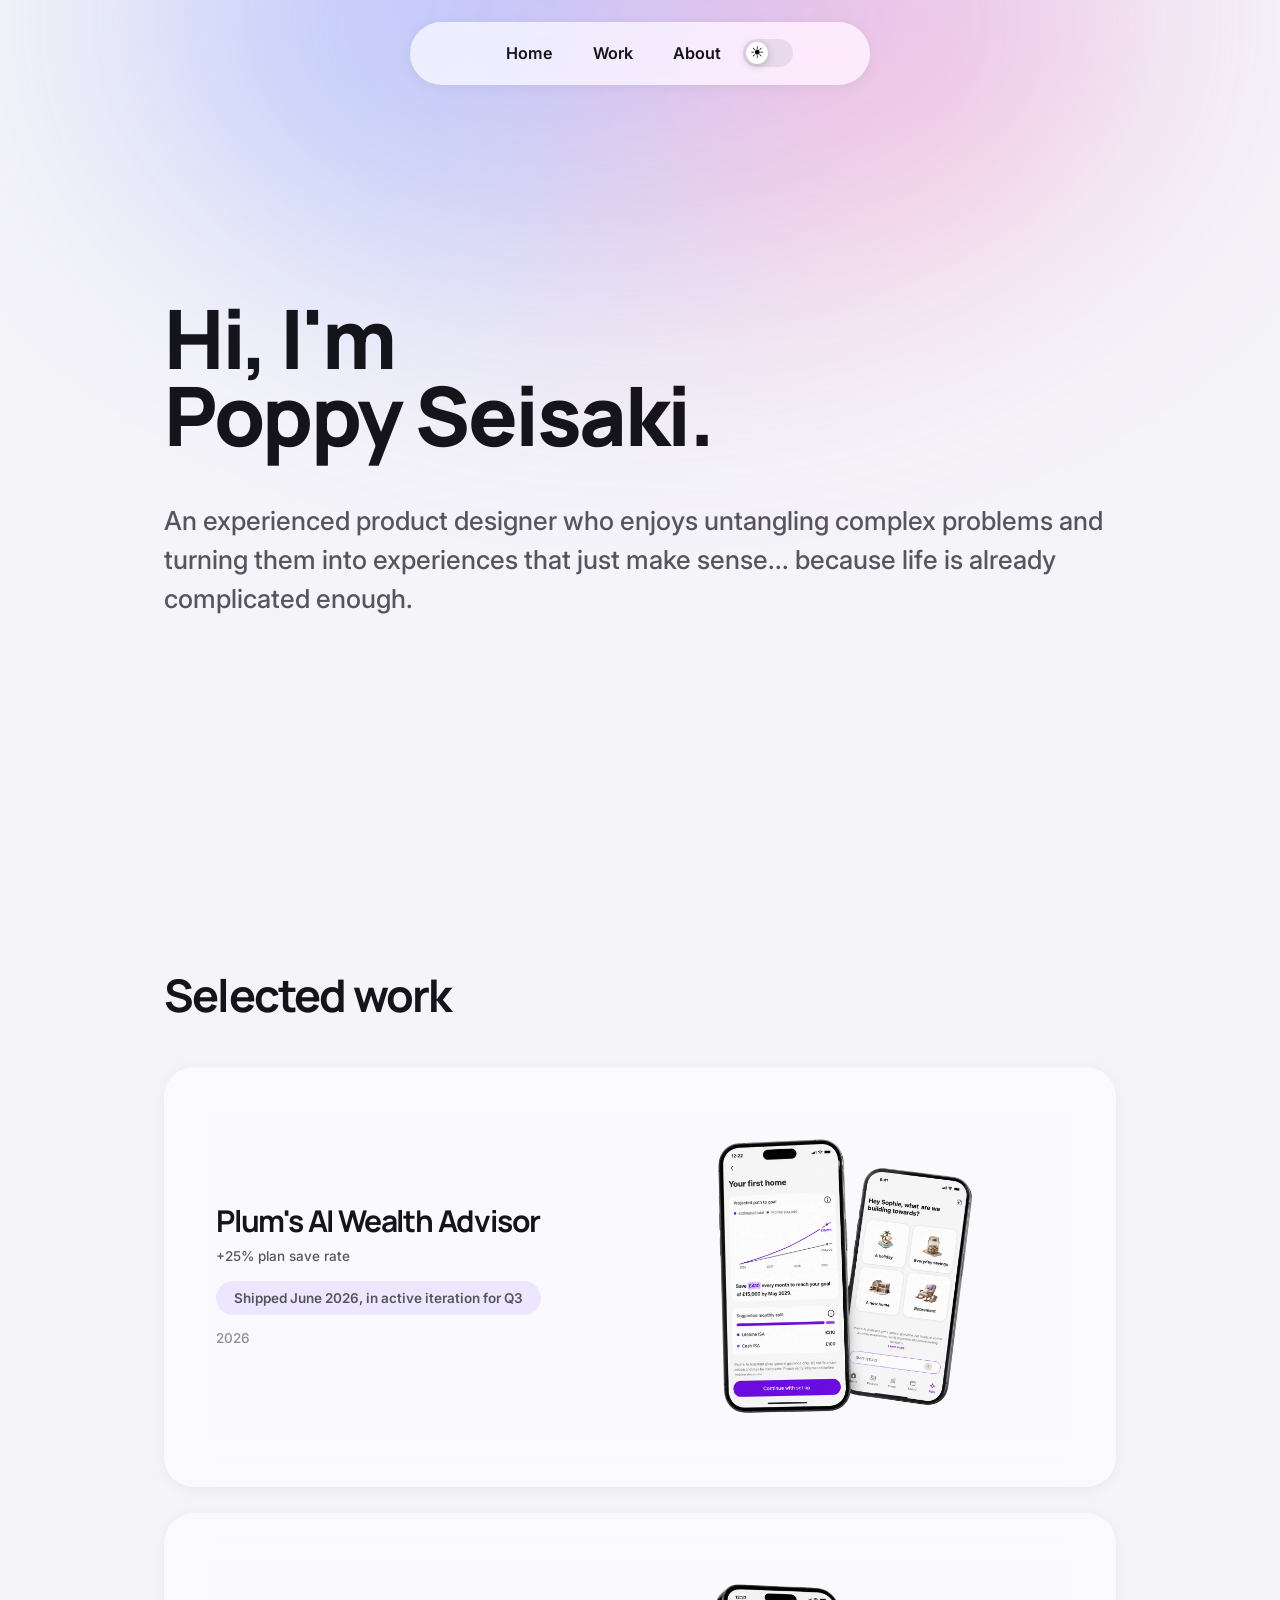
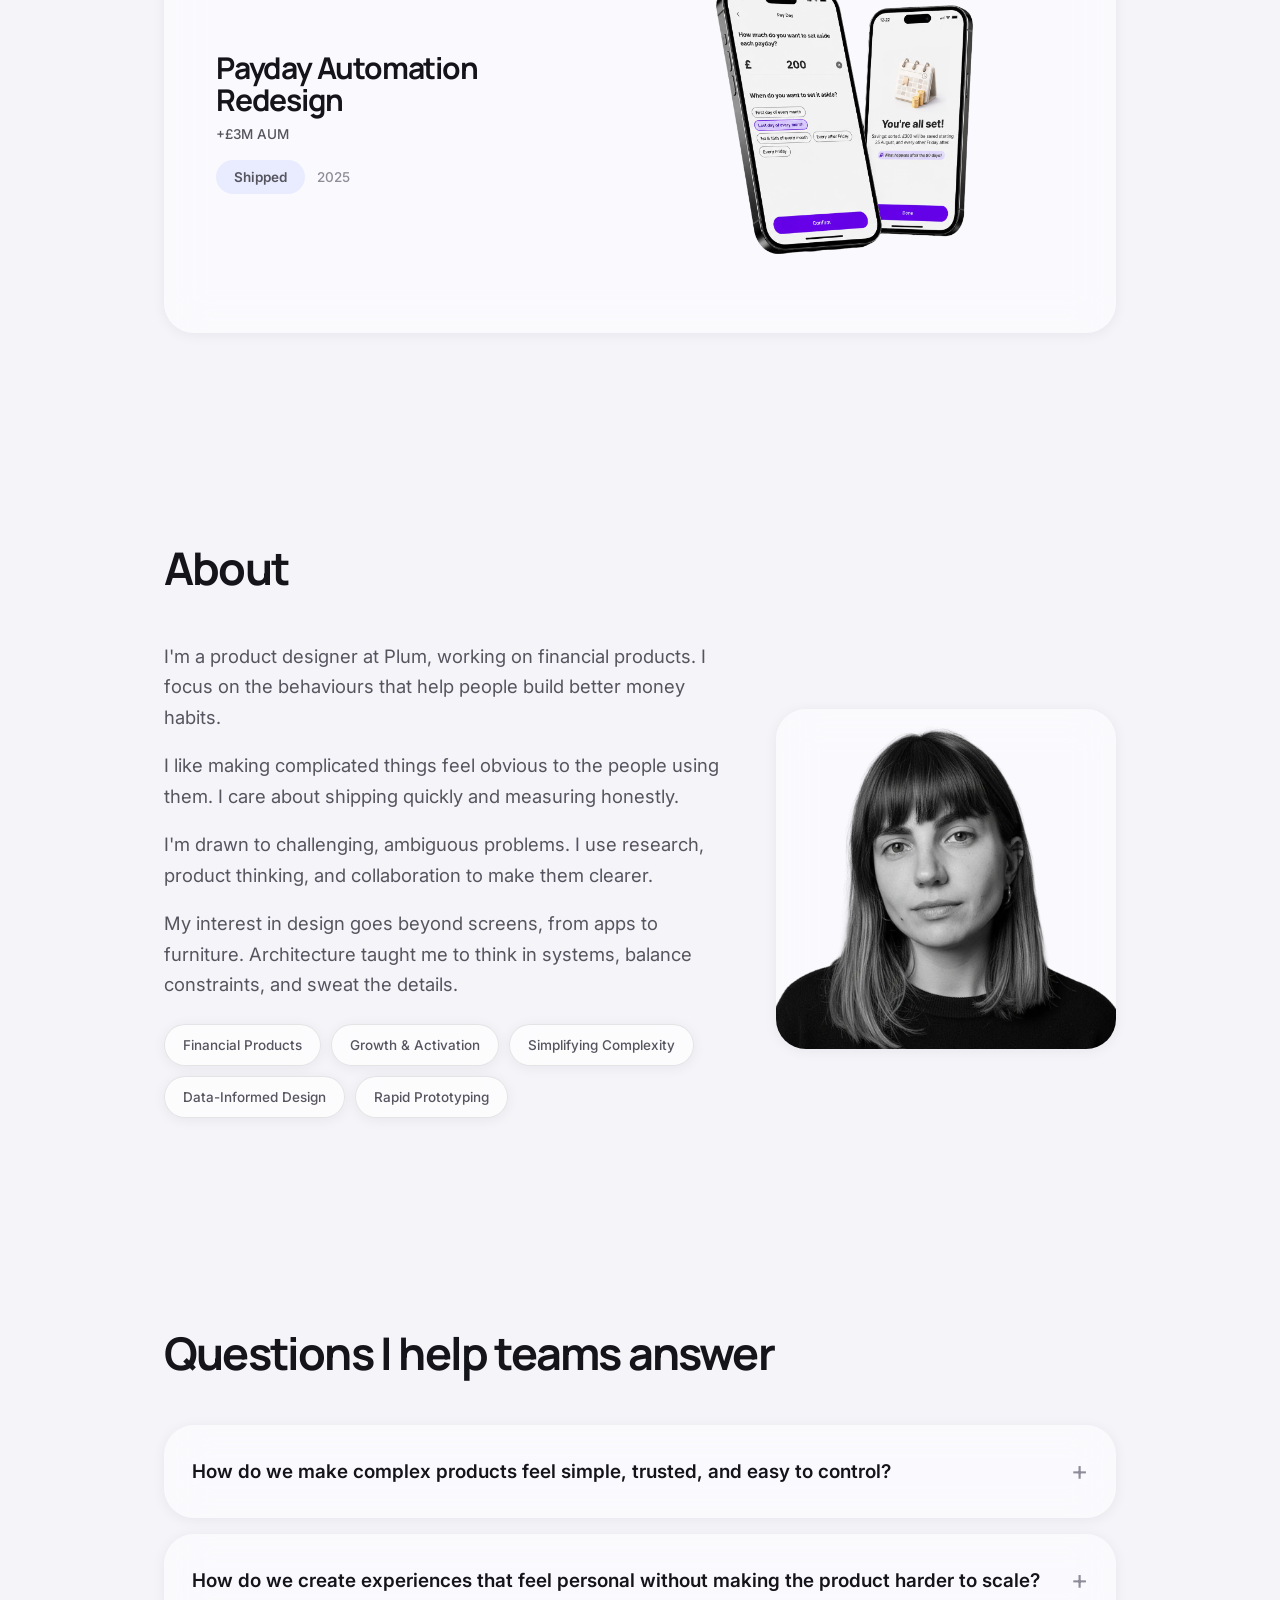
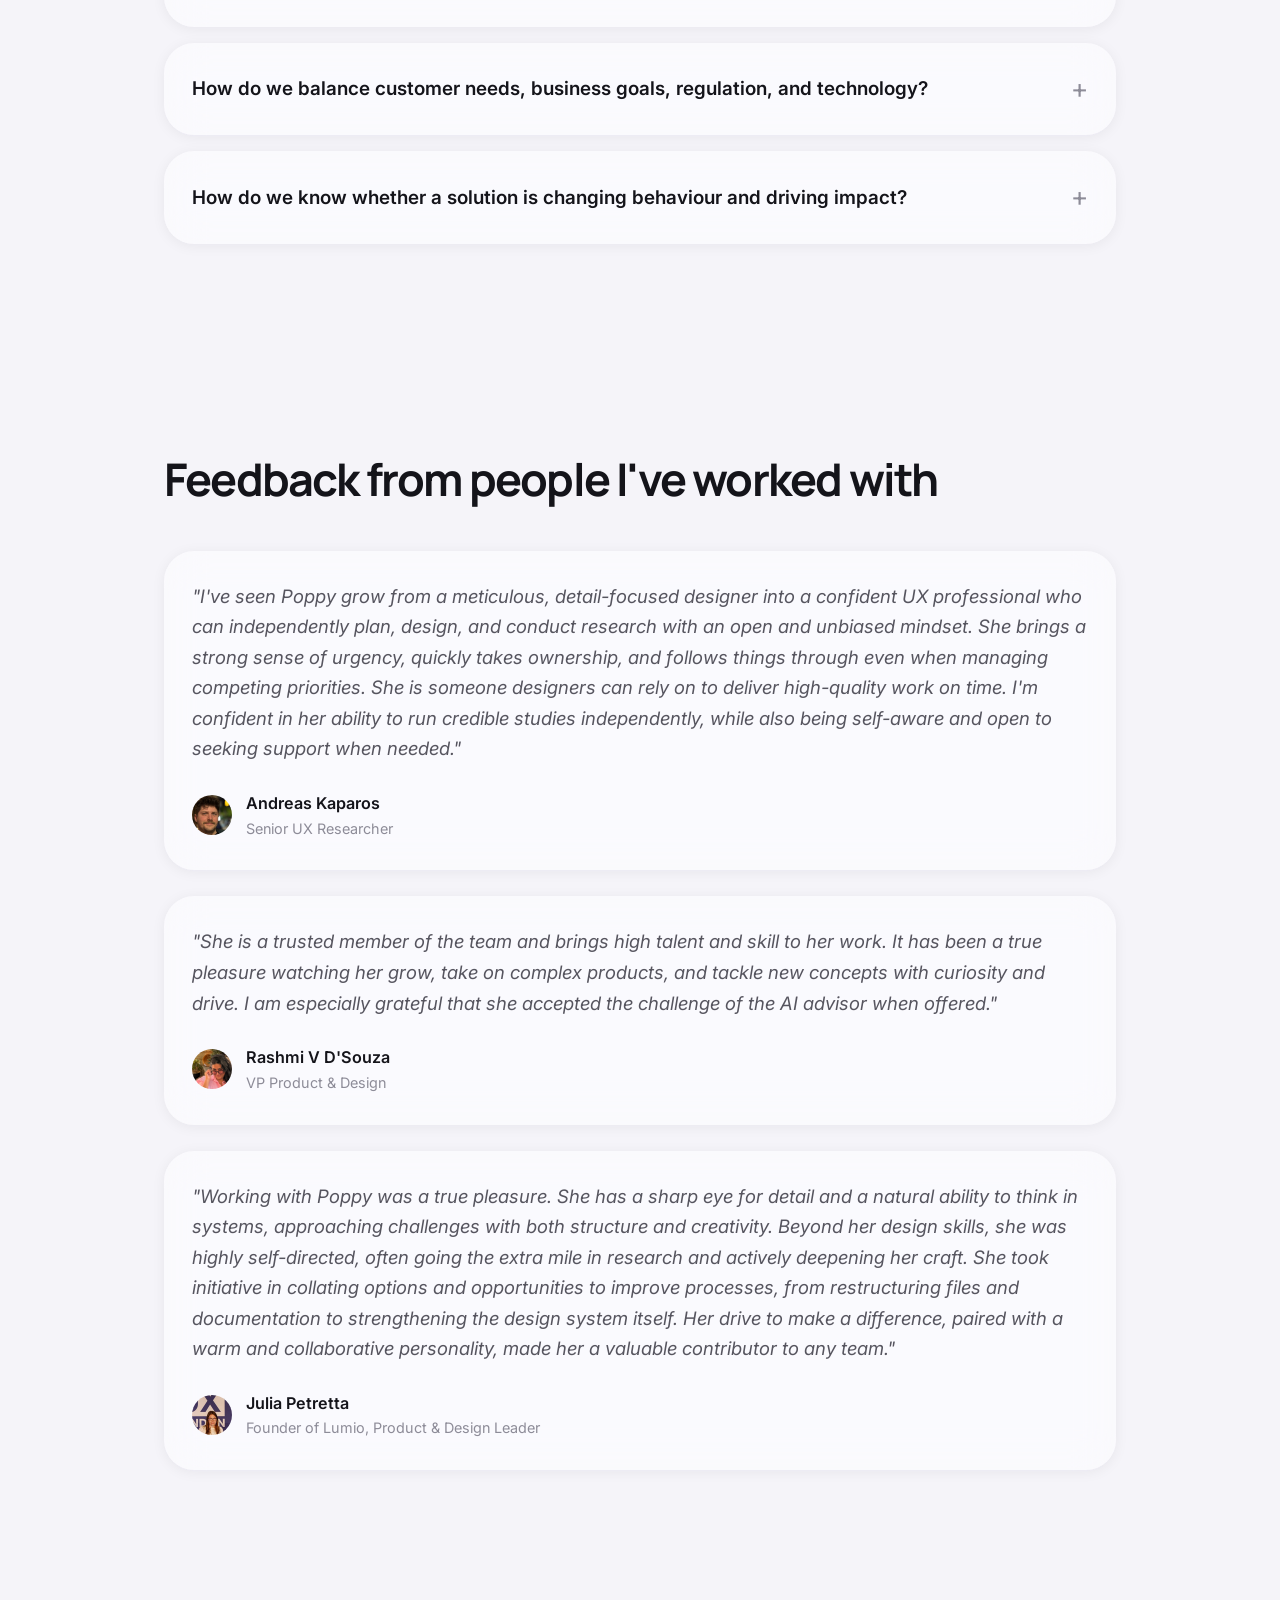
<file: index.html>
<!DOCTYPE html>
<html lang="en">
<head>
<meta charset="UTF-8">
<meta name="viewport" content="width=device-width, initial-scale=1.0">
<title>Poppy Seisaki | Product Designer</title>
<meta name="description" content="Poppy Seisaki, Product Designer at Plum. Fintech growth and habit-forming savings behaviour.">
<meta property="og:title" content="Poppy Seisaki | Product Designer">
<meta property="og:description" content="Poppy Seisaki, Product Designer at Plum. Fintech growth and habit-forming savings behaviour.">
<meta property="og:image" content="https://www.poppyseisaki.com/images/thumbnail.jpeg">
<meta property="og:url" content="https://www.poppyseisaki.com/">
<meta property="og:type" content="website">
<meta name="twitter:card" content="summary_large_image">
<meta name="twitter:title" content="Poppy Seisaki | Product Designer">
<meta name="twitter:description" content="Poppy Seisaki, Product Designer at Plum. Fintech growth and habit-forming savings behaviour.">
<meta name="twitter:image" content="https://www.poppyseisaki.com/images/thumbnail.jpeg">
<script>
(function () {
  var stored = localStorage.getItem('theme');
  var theme = stored || (window.matchMedia('(prefers-color-scheme: dark)').matches ? 'dark' : 'light');
  document.documentElement.setAttribute('data-theme', theme);
})();
</script>
<link rel="preconnect" href="https://fonts.googleapis.com">
<link rel="preconnect" href="https://fonts.gstatic.com" crossorigin>
<link href="https://fonts.googleapis.com/css2?family=Manrope:wght@400;500;700;800&family=Inter:wght@400;500;600;700&display=swap" rel="stylesheet">
<link rel="stylesheet" href="styles.css">
</head>
<body>

<div class="nav-aurora"></div>

<nav class="site-nav">
  <div class="nav-inner">
    <a href="index.html">Home</a>
    <a href="#work">Work</a>
    <a href="#about">About</a>
    <button class="theme-toggle" aria-label="Toggle dark mode"><span class="knob"><span class="icon icon-sun">&#9728;</span><span class="icon icon-moon">&#9789;</span></span></button>
  </div>
</nav>

<header class="hero">
  <div class="wrap hero-inner">
    <div class="hero-glow-wrap reveal">
      <h1 class="hero-greeting">Hi, I'm<br><em>Poppy&nbsp;Seisaki</em>.</h1>
      <h1 class="hero-greeting hero-glow-overlay" aria-hidden="true">Hi, I'm<br><em>Poppy&nbsp;Seisaki</em>.</h1>
    </div>
    <div class="hero-glow-wrap hero-glow-wrap-line reveal">
      <p class="hero-line">An experienced product designer who enjoys untangling complex problems and turning them into experiences that just make sense... because life is already complicated enough.</p>
      <p class="hero-line hero-glow-overlay" aria-hidden="true">An experienced product designer who enjoys untangling complex problems and turning them into experiences that just make sense... because life is already complicated enough.</p>
    </div>
  </div>
</header>

<main id="work" class="page-section">
  <div class="wrap">
    <h2 class="section-heading reveal">Selected work</h2>
    <div class="projects">

      <a class="project-card reveal" href="wealth-advisor.html">
        <div class="card-body">
          <div class="card-top">
            <h2>Plum's AI Wealth Advisor</h2>
            <span class="metric">+25% plan save rate</span>
          </div>
          <div class="card-meta">
            <span class="tag tag-ongoing">Shipped June 2026, in active iteration for Q3</span>
            <span class="project-year">2026</span>
          </div>
        </div>
        <div class="card-thumb"><img src="images/ai-plans-hero.webp" alt="Plum's AI Wealth Advisor screens"></div>
      </a>

      <a class="project-card reveal" href="payday-automation.html">
        <div class="card-body">
          <div class="card-top">
            <h2>Payday Automation Redesign</h2>
            <span class="metric">+£3M AUM</span>
          </div>
          <div class="card-meta">
            <span class="tag tag-shipped">Shipped</span>
            <span class="project-year">2025</span>
          </div>
        </div>
        <div class="card-thumb"><img src="images/payday-automation-card.webp" alt="Payday Automation screens"></div>
      </a>

      <!-- Hidden until real screens replace the placeholders — do not delete.
      <a class="project-card reveal" href="one-click-automation.html">
        <div class="card-body">
          <div class="card-top">
            <h2>One-Click Automation Setup</h2>
            <span class="metric">2x adoption in 2 weeks</span>
          </div>
          <div class="card-meta">
            <span class="tag tag-ongoing">Ongoing · Android pending</span>
            <span class="project-year">2026</span>
          </div>
        </div>
        <div class="card-thumb"><img src="images/one-click-automation-card.webp" alt="One-Click Automation screen"></div>
      </a>
      -->

    </div>
  </div>
</main>

<section id="about" class="page-section">
  <div class="wrap">
    <h2 class="section-heading reveal">About</h2>
    <div class="about-grid">
      <div class="about-text reveal">
        <p>I'm a product designer at Plum, working on financial products. I focus on the behaviours that help people build better money habits.</p>
        <p>I like making complicated things feel obvious to the people using them. I care about shipping quickly and measuring honestly.</p>
        <p>I'm drawn to challenging, ambiguous problems. I use research, product thinking, and collaboration to make them clearer.</p>
        <p>My interest in design goes beyond screens, from apps to furniture. Architecture taught me to think in systems, balance constraints, and sweat the details.</p>
        <div class="about-facts">
          <span class="fact-pill">Financial Products</span>
          <span class="fact-pill">Growth & Activation</span>
          <span class="fact-pill">Simplifying Complexity</span>
          <span class="fact-pill">Data-Informed Design</span>
          <span class="fact-pill">Rapid Prototyping</span>
        </div>
      </div>
      <div class="about-avatar reveal"><img src="images/me.webp" alt="Poppy Seisaki"></div>
    </div>
  </div>
</section>

<section id="questions" class="page-section">
  <div class="wrap">
    <h2 class="section-heading reveal">Questions I help teams answer</h2>

    <div class="faq-list">
      <details class="faq-item reveal">
        <summary>How do we make complex products feel simple, trusted, and easy to control?</summary>
        <p>I start by understanding the underlying system, then reduce the experience to the decisions users actually need to make. I make costs, consequences, and next steps visible, especially when money is involved.</p>
      </details>

      <details class="faq-item reveal">
        <summary>How do we create experiences that feel personal without making the product harder to scale?</summary>
        <p>I look for differences that genuinely change what users need, such as their goals, confidence, eligibility, or behaviour. Then I design shared journeys that adapt through content, logic, and progressive disclosure.</p>
      </details>

      <details class="faq-item reveal">
        <summary>How do we balance customer needs, business goals, regulation, and technology?</summary>
        <p>I make the constraints explicit early and use them to shape the solution, not limit it at the end. I work with product, engineering, data, and compliance to decide where we can simplify, where we need safeguards, and what trade-offs are worth making.</p>
      </details>

      <details class="faq-item reveal">
        <summary>How do we know whether a solution is changing behaviour and driving impact?</summary>
        <p>I define the behaviour the product should influence and connect it to clear signals, such as activation, completion, repeat use, drop-off, retention, or support contact. Then I test the riskiest assumptions before investing in the full solution.</p>
      </details>
    </div>
  </div>
</section>

<section id="testimonials" class="page-section">
  <div class="wrap-wide">
    <h2 class="section-heading reveal">Feedback from people I've worked with</h2>

    <div class="testimonial-grid">
      <div class="testimonial-card reveal">
        <p class="testimonial-quote">"I've seen Poppy grow from a meticulous, detail-focused designer into a confident UX professional who can independently plan, design, and conduct research with an open and unbiased mindset. She brings a strong sense of urgency, quickly takes ownership, and follows things through even when managing competing priorities. She is someone designers can rely on to deliver high-quality work on time. I'm confident in her ability to run credible studies independently, while also being self-aware and open to seeking support when needed."</p>
        <div class="testimonial-person">
          <div class="testimonial-avatar"><img src="images/andreas-avatar.png" alt="Andreas Kaparos"></div>
          <div>
            <div class="testimonial-name">Andreas Kaparos</div>
            <div class="testimonial-role">Senior UX Researcher</div>
          </div>
        </div>
      </div>

      <div class="testimonial-card reveal">
        <p class="testimonial-quote">"She is a trusted member of the team and brings high talent and skill to her work. It has been a true pleasure watching her grow, take on complex products, and tackle new concepts with curiosity and drive. I am especially grateful that she accepted the challenge of the AI advisor when offered."</p>
        <div class="testimonial-person">
          <div class="testimonial-avatar"><img src="images/rashmi-avatar.png" alt="Rashmi V D'Souza"></div>
          <div>
            <div class="testimonial-name">Rashmi V D'Souza</div>
            <div class="testimonial-role">VP Product &amp; Design</div>
          </div>
        </div>
      </div>

      <div class="testimonial-card reveal">
        <p class="testimonial-quote">"Working with Poppy was a true pleasure. She has a sharp eye for detail and a natural ability to think in systems, approaching challenges with both structure and creativity. Beyond her design skills, she was highly self-directed, often going the extra mile in research and actively deepening her craft. She took initiative in collating options and opportunities to improve processes, from restructuring files and documentation to strengthening the design system itself. Her drive to make a difference, paired with a warm and collaborative personality, made her a valuable contributor to any team."</p>
        <div class="testimonial-person">
          <div class="testimonial-avatar"><img src="images/julia-avatar.png" alt="Julia Petretta"></div>
          <div>
            <div class="testimonial-name">Julia Petretta</div>
            <div class="testimonial-role">Founder of Lumio, Product &amp; Design Leader</div>
          </div>
        </div>
      </div>
    </div>
  </div>
</section>

<script src="script.js"></script>
</body>
</html>
</file>
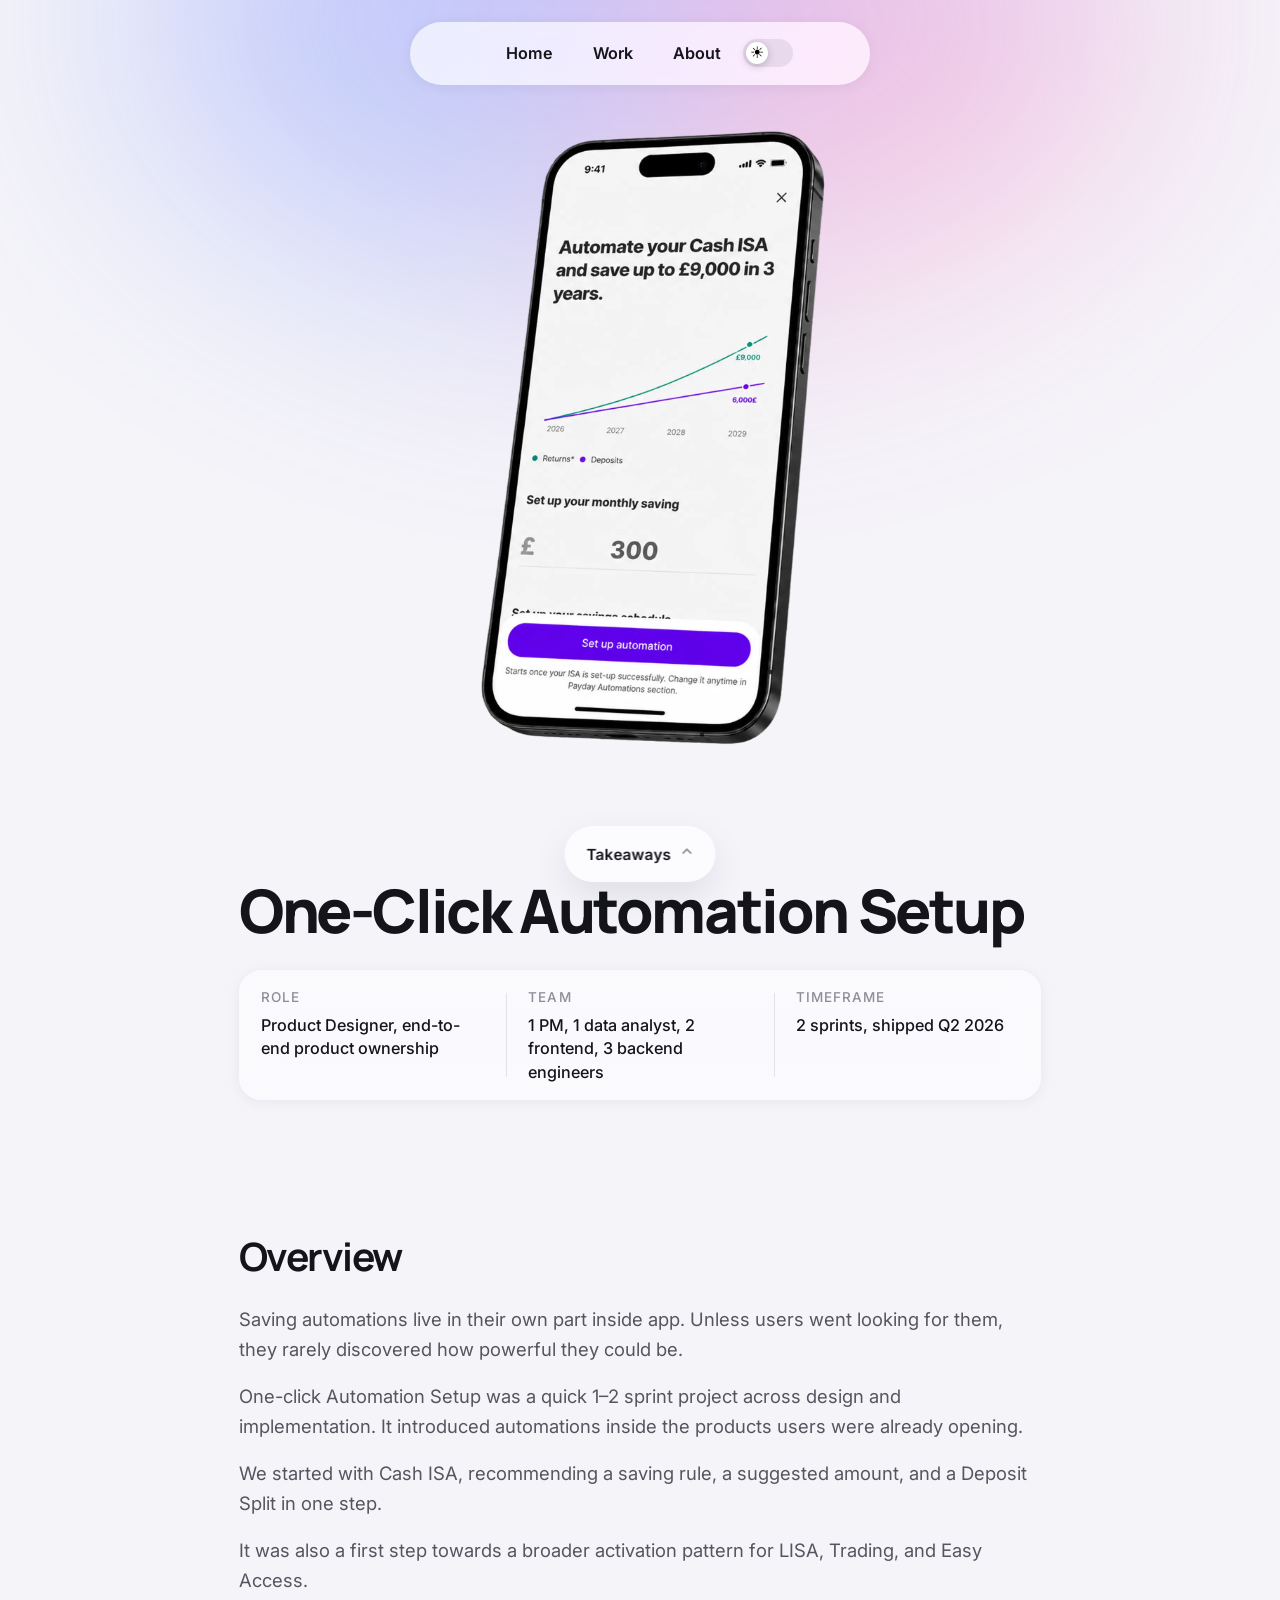
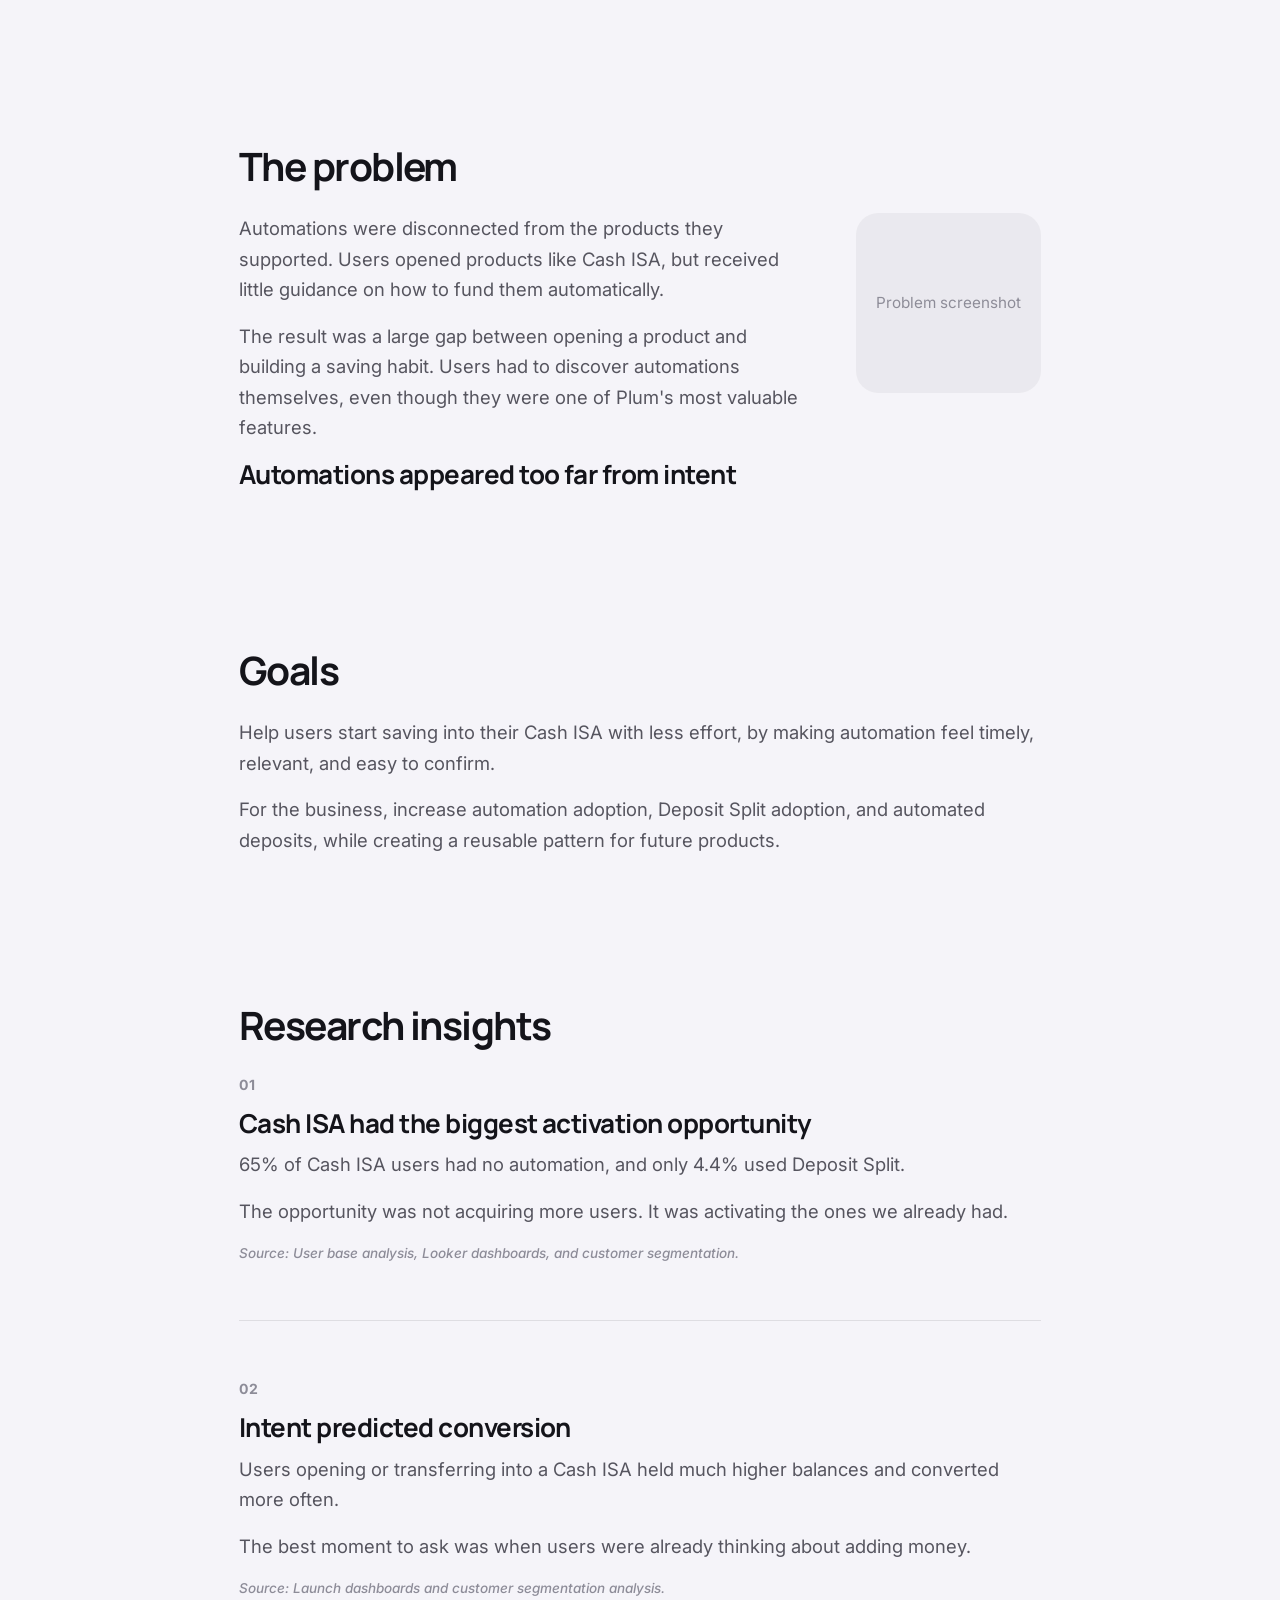
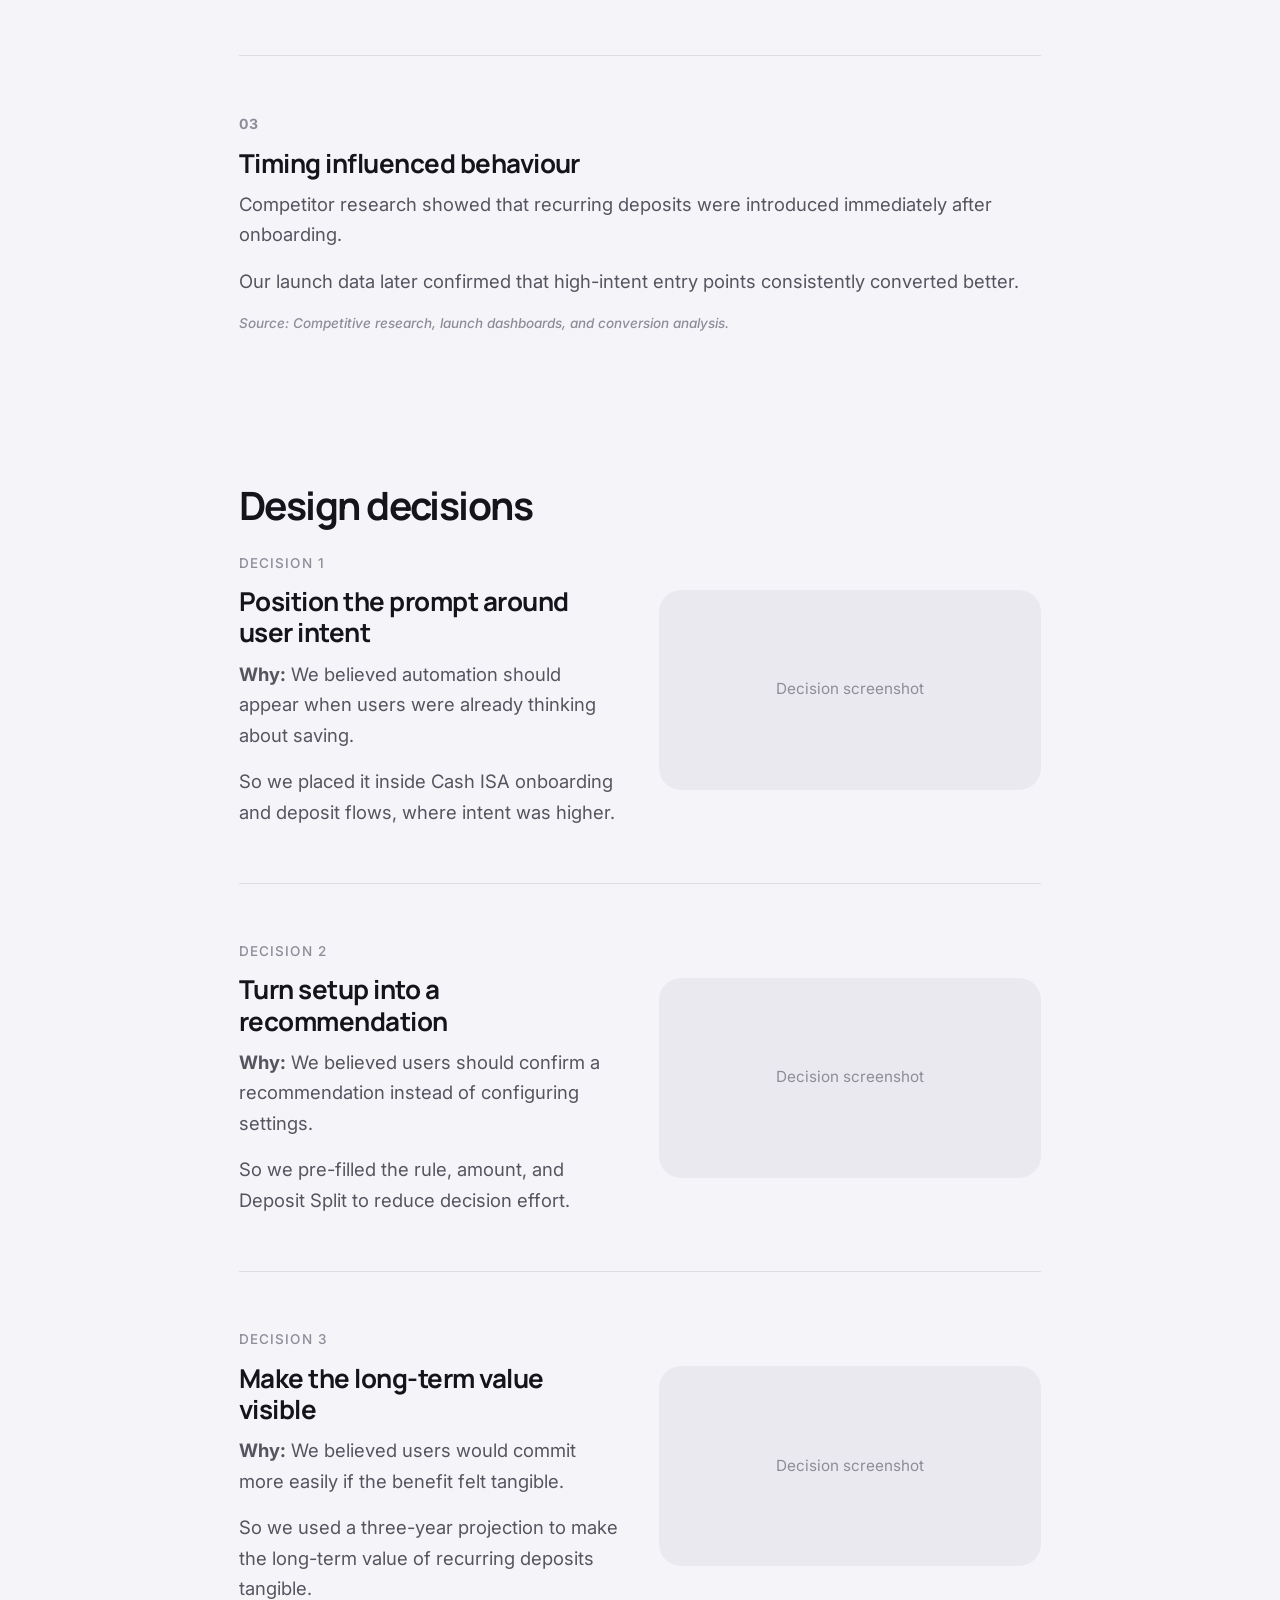
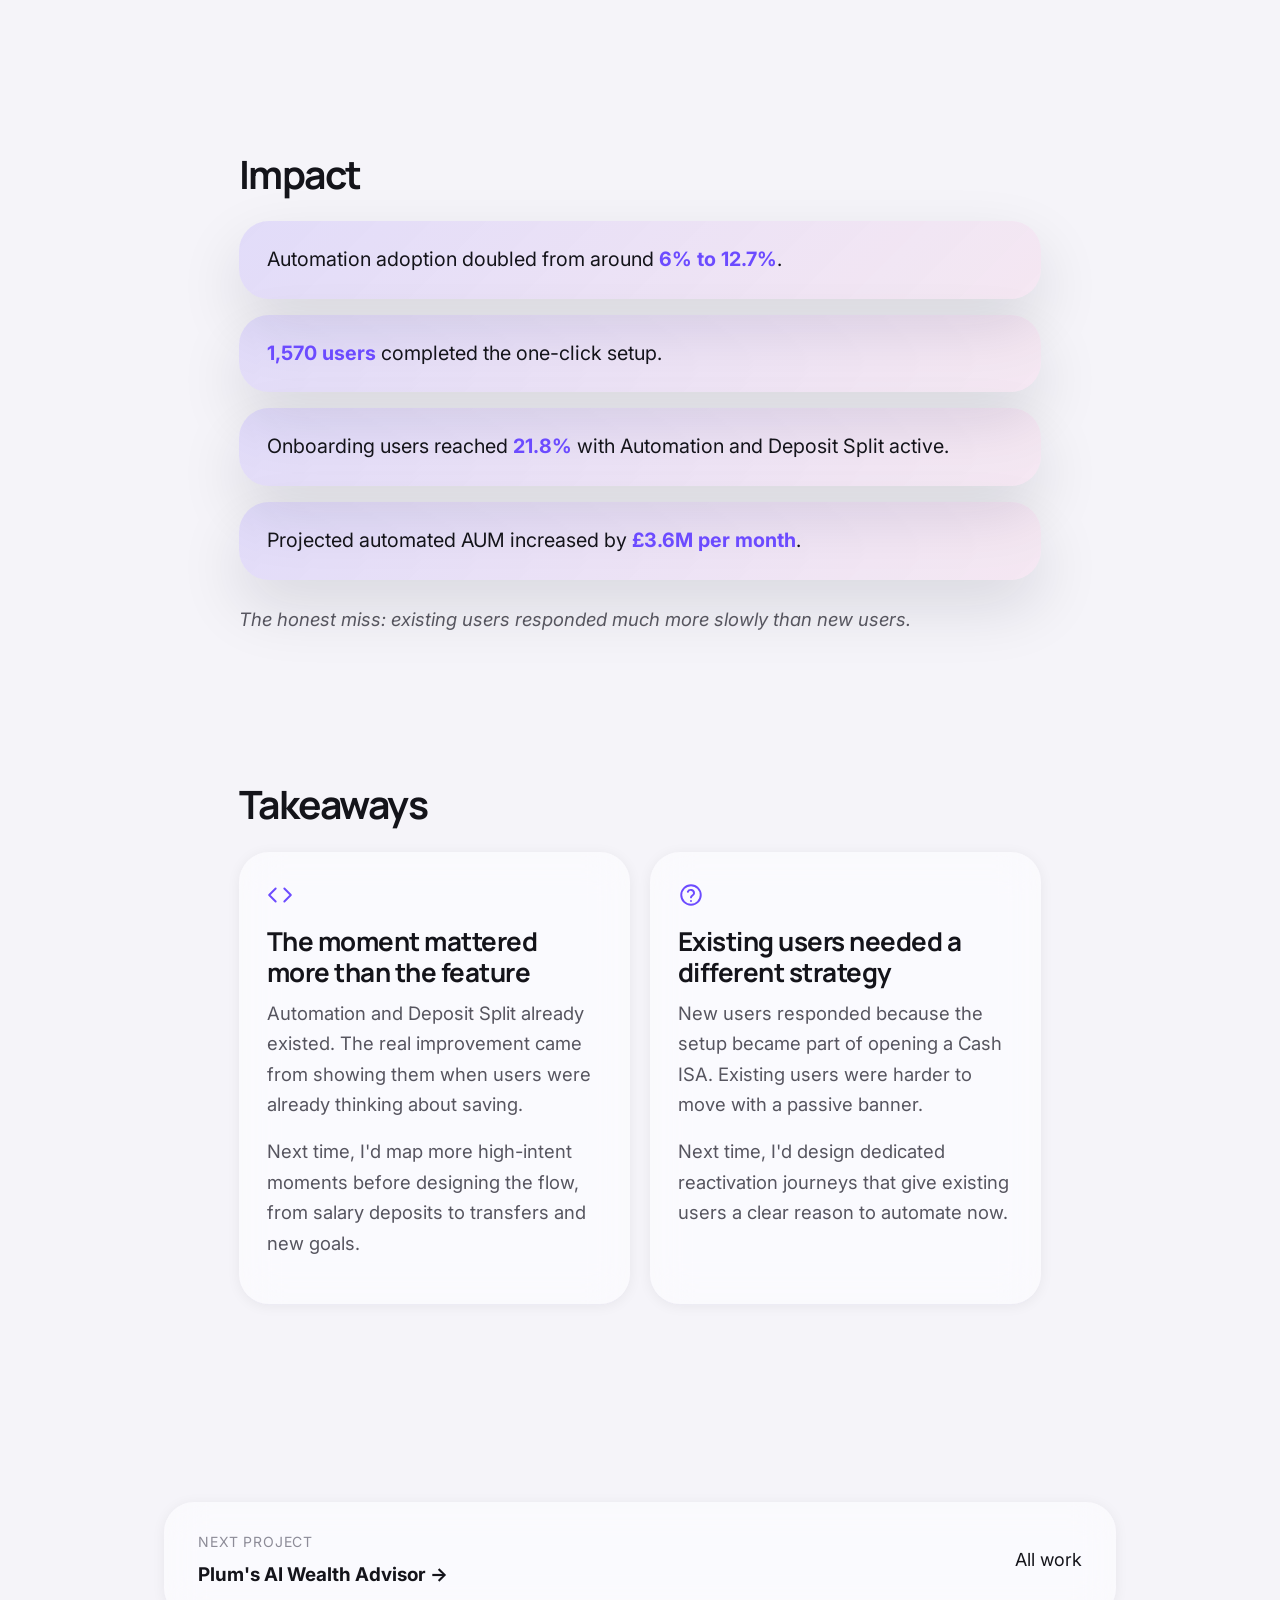
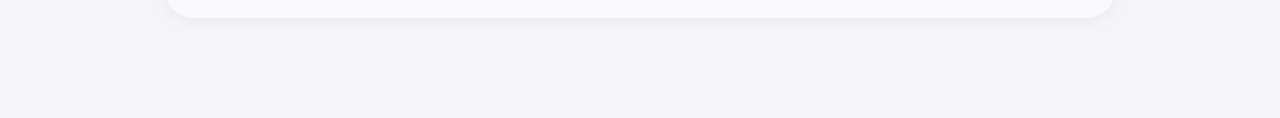
<file: one-click-automation.html>
<!DOCTYPE html>
<html lang="en">
<head>
<meta charset="UTF-8">
<meta name="viewport" content="width=device-width, initial-scale=1.0">
<title>One-Click Automation Setup | Poppy Seisaki</title>
<meta name="description" content="How Poppy Seisaki designed a one-click automation setup flow for Plum, a fintech savings app.">
<meta property="og:title" content="One-Click Automation Setup | Poppy Seisaki">
<meta property="og:description" content="How Poppy Seisaki designed a one-click automation setup flow for Plum, a fintech savings app.">
<meta property="og:image" content="https://www.poppyseisaki.com/images/thumbnail.jpeg">
<meta property="og:url" content="https://www.poppyseisaki.com/one-click-automation.html">
<meta property="og:type" content="website">
<meta name="twitter:card" content="summary_large_image">
<meta name="twitter:title" content="One-Click Automation Setup | Poppy Seisaki">
<meta name="twitter:description" content="How Poppy Seisaki designed a one-click automation setup flow for Plum, a fintech savings app.">
<meta name="twitter:image" content="https://www.poppyseisaki.com/images/thumbnail.jpeg">
<script>
(function () {
  var stored = localStorage.getItem('theme');
  var theme = stored || (window.matchMedia('(prefers-color-scheme: dark)').matches ? 'dark' : 'light');
  document.documentElement.setAttribute('data-theme', theme);
})();
</script>
<link rel="preconnect" href="https://fonts.googleapis.com">
<link rel="preconnect" href="https://fonts.gstatic.com" crossorigin>
<link href="https://fonts.googleapis.com/css2?family=Manrope:wght@400;500;700;800&family=Inter:wght@400;500;600;700&display=swap" rel="stylesheet">
<link rel="stylesheet" href="styles.css">
</head>
<body>

<div class="nav-aurora"></div>

<nav class="site-nav">
  <div class="nav-inner">
    <a href="index.html">Home</a>
    <a href="index.html#work">Work</a>
    <a href="index.html#about">About</a>
    <button class="theme-toggle" aria-label="Toggle dark mode"><span class="knob"><span class="icon icon-sun">&#9728;</span><span class="icon icon-moon">&#9789;</span></span></button>
  </div>
</nav>

<aside class="side-nav side-nav-wide">
  <a href="#overview">Overview</a>
  <a href="#problem">Problem</a>
  <a href="#strategy">Goals</a>
  <a href="#insights">Insights</a>
  <a href="#decisions">Decisions</a>
  <a href="#impact">Impact</a>
  <a href="#takeaways">Takeaways</a>
  <button class="side-nav-current" type="button" aria-expanded="false">
    <span class="side-nav-current-label">Overview</span>
    <span class="side-nav-chevron">&#8963;</span>
  </button>
</aside>

<div class="cs-hero-wrap one-click-hero">
  <div class="cs-hero">
    <img class="cs-hero-img" src="images/one-click-automation-card.webp" alt="One-Click Automation Setup screens">
  </div>
</div>

<div class="wrap-wide wealth-advisor-page">

  <header class="cs-header cs-header-overlap">
    <span class="tag tag-shipped reveal">Shipped</span>
    <h1 class="reveal">One-Click Automation Setup</h1>

    <div class="meta-strip reveal">
      <div class="meta-item">
        <div class="label">Role</div>
        <div class="value">Product Designer, end-to-end product ownership</div>
      </div>
      <div class="meta-item">
        <div class="label">Team</div>
        <div class="value">1 PM, 1 data analyst, 2 frontend, 3 backend engineers</div>
      </div>
      <div class="meta-item">
        <div class="label">Timeframe</div>
        <div class="value">2 sprints, shipped Q2 2026</div>
      </div>
    </div>
  </header>

  <section class="section reveal" id="overview">
    <h2>Overview</h2>
    <p>Saving automations live in their own part inside app. Unless users went looking for them, they rarely discovered how powerful they could be.</p>
    <p>One-click Automation Setup was a quick 1–2 sprint project across design and implementation. It introduced automations inside the products users were already opening.</p>
    <p>We started with Cash ISA, recommending a saving rule, a suggested amount, and a Deposit Split in one step.</p>
    <p>It was also a first step towards a broader activation pattern for LISA, Trading, and Easy Access.</p>
  </section>

  <section class="section reveal" id="problem">
    <h2>The problem</h2>
    <div class="problem-layout">
      <div class="problem-text">
        <p>Automations were disconnected from the products they supported. Users opened products like Cash ISA, but received little guidance on how to fund them automatically.</p>
        <p>The result was a large gap between opening a product and building a saving habit. Users had to discover automations themselves, even though they were one of Plum's most valuable features.</p>
        <h3>Automations appeared too far from intent</h3>
      </div>
      <div class="img-placeholder">Problem screenshot</div>
    </div>
  </section>

  <section class="section reveal" id="strategy">
    <h2>Goals</h2>
    <p>Help users start saving into their Cash ISA with less effort, by making automation feel timely, relevant, and easy to confirm.</p>
    <p>For the business, increase automation adoption, Deposit Split adoption, and automated deposits, while creating a reusable pattern for future products.</p>
  </section>

  <section class="section reveal" id="insights">
    <h2>Research insights</h2>

    <div class="divider-list">
      <div class="insight-item">
        <div class="insight-num">01</div>
        <h3>Cash ISA had the biggest activation opportunity</h3>
        <p>65% of Cash ISA users had no automation, and only 4.4% used Deposit Split.</p>
        <p>The opportunity was not acquiring more users. It was activating the ones we already had.</p>
        <span class="insight-source">Source: User base analysis, Looker dashboards, and customer segmentation.</span>
      </div>

      <div class="insight-item">
        <div class="insight-num">02</div>
        <h3>Intent predicted conversion</h3>
        <p>Users opening or transferring into a Cash ISA held much higher balances and converted more often.</p>
        <p>The best moment to ask was when users were already thinking about adding money.</p>
        <span class="insight-source">Source: Launch dashboards and customer segmentation analysis.</span>
      </div>

      <div class="insight-item">
        <div class="insight-num">03</div>
        <h3>Timing influenced behaviour</h3>
        <p>Competitor research showed that recurring deposits were introduced immediately after onboarding.</p>
        <p>Our launch data later confirmed that high-intent entry points consistently converted better.</p>
        <span class="insight-source">Source: Competitive research, launch dashboards, and conversion analysis.</span>
      </div>
    </div>
  </section>

  <section class="section reveal" id="decisions">
    <h2>Design decisions</h2>

    <div class="divider-list">
      <div class="decision-item">
        <div class="decision-item-text">
          <div class="decision-index">Decision 1</div>
          <h3>Position the prompt around user intent</h3>
          <p><strong>Why:</strong> We believed automation should appear when users were already thinking about saving.</p>
          <p>So we placed it inside Cash ISA onboarding and deposit flows, where intent was higher.</p>
        </div>
        <div class="img-placeholder">Decision screenshot</div>
      </div>

      <div class="decision-item">
        <div class="decision-item-text">
          <div class="decision-index">Decision 2</div>
          <h3>Turn setup into a recommendation</h3>
          <p><strong>Why:</strong> We believed users should confirm a recommendation instead of configuring settings.</p>
          <p>So we pre-filled the rule, amount, and Deposit Split to reduce decision effort.</p>
        </div>
        <div class="img-placeholder">Decision screenshot</div>
      </div>

      <div class="decision-item">
        <div class="decision-item-text">
          <div class="decision-index">Decision 3</div>
          <h3>Make the long-term value visible</h3>
          <p><strong>Why:</strong> We believed users would commit more easily if the benefit felt tangible.</p>
          <p>So we used a three-year projection to make the long-term value of recurring deposits tangible.</p>
        </div>
        <div class="img-placeholder">Decision screenshot</div>
      </div>
    </div>
  </section>

  <section class="section reveal" id="impact">
    <h2>Impact</h2>
    <div class="impact-list">
      <div class="impact-card">Automation adoption doubled from around <strong>6% to 12.7%</strong>.</div>
      <div class="impact-card"><strong>1,570 users</strong> completed the one-click setup.</div>
      <div class="impact-card">Onboarding users reached <strong>21.8%</strong> with Automation and Deposit Split active.</div>
      <div class="impact-card">Projected automated AUM increased by <strong>£3.6M per month</strong>.</div>
    </div>

    <p class="honest-miss">The honest miss: existing users responded much more slowly than new users.</p>
  </section>

  <section class="section reveal" id="takeaways">
    <h2>Takeaways</h2>
    <div class="takeaway-grid">
      <div class="takeaway-card">
        <span class="takeaway-icon"><svg viewBox="0 0 24 24" fill="none" stroke="currentColor" stroke-width="1.8" stroke-linecap="round" stroke-linejoin="round"><path d="M16 18l6-6-6-6"/><path d="M8 6l-6 6 6 6"/></svg></span>
        <h3>The moment mattered more than the feature</h3>
        <p>Automation and Deposit Split already existed. The real improvement came from showing them when users were already thinking about saving.</p>
        <p>Next time, I'd map more high-intent moments before designing the flow, from salary deposits to transfers and new goals.</p>
      </div>
      <div class="takeaway-card">
        <span class="takeaway-icon"><svg viewBox="0 0 24 24" fill="none" stroke="currentColor" stroke-width="1.8" stroke-linecap="round" stroke-linejoin="round"><circle cx="12" cy="12" r="9"/><path d="M9.1 9a3 3 0 0 1 5.7 1.3c0 2-2.8 2.3-2.8 3.9"/><path d="M12 17.5v.01"/></svg></span>
        <h3>Existing users needed a different strategy</h3>
        <p>New users responded because the setup became part of opening a Cash ISA. Existing users were harder to move with a passive banner.</p>
        <p>Next time, I'd design dedicated reactivation journeys that give existing users a clear reason to automate now.</p>
      </div>
    </div>
  </section>

</div>

<footer class="cs-footer">
  <div class="wrap-wide">
    <div class="cs-footer-inner reveal">
      <div>
        <div class="next-label">Next project</div>
        <a class="next-project" href="wealth-advisor.html">Plum's AI Wealth Advisor →</a>
      </div>
      <a href="index.html#work">All work</a>
    </div>
  </div>
</footer>

<div class="lightbox-overlay" id="lightbox">
  <button class="lightbox-close" aria-label="Close">&times;</button>
  <div class="lightbox-stage"></div>
</div>

<script src="script.js"></script>
</body>
</html>
</file>
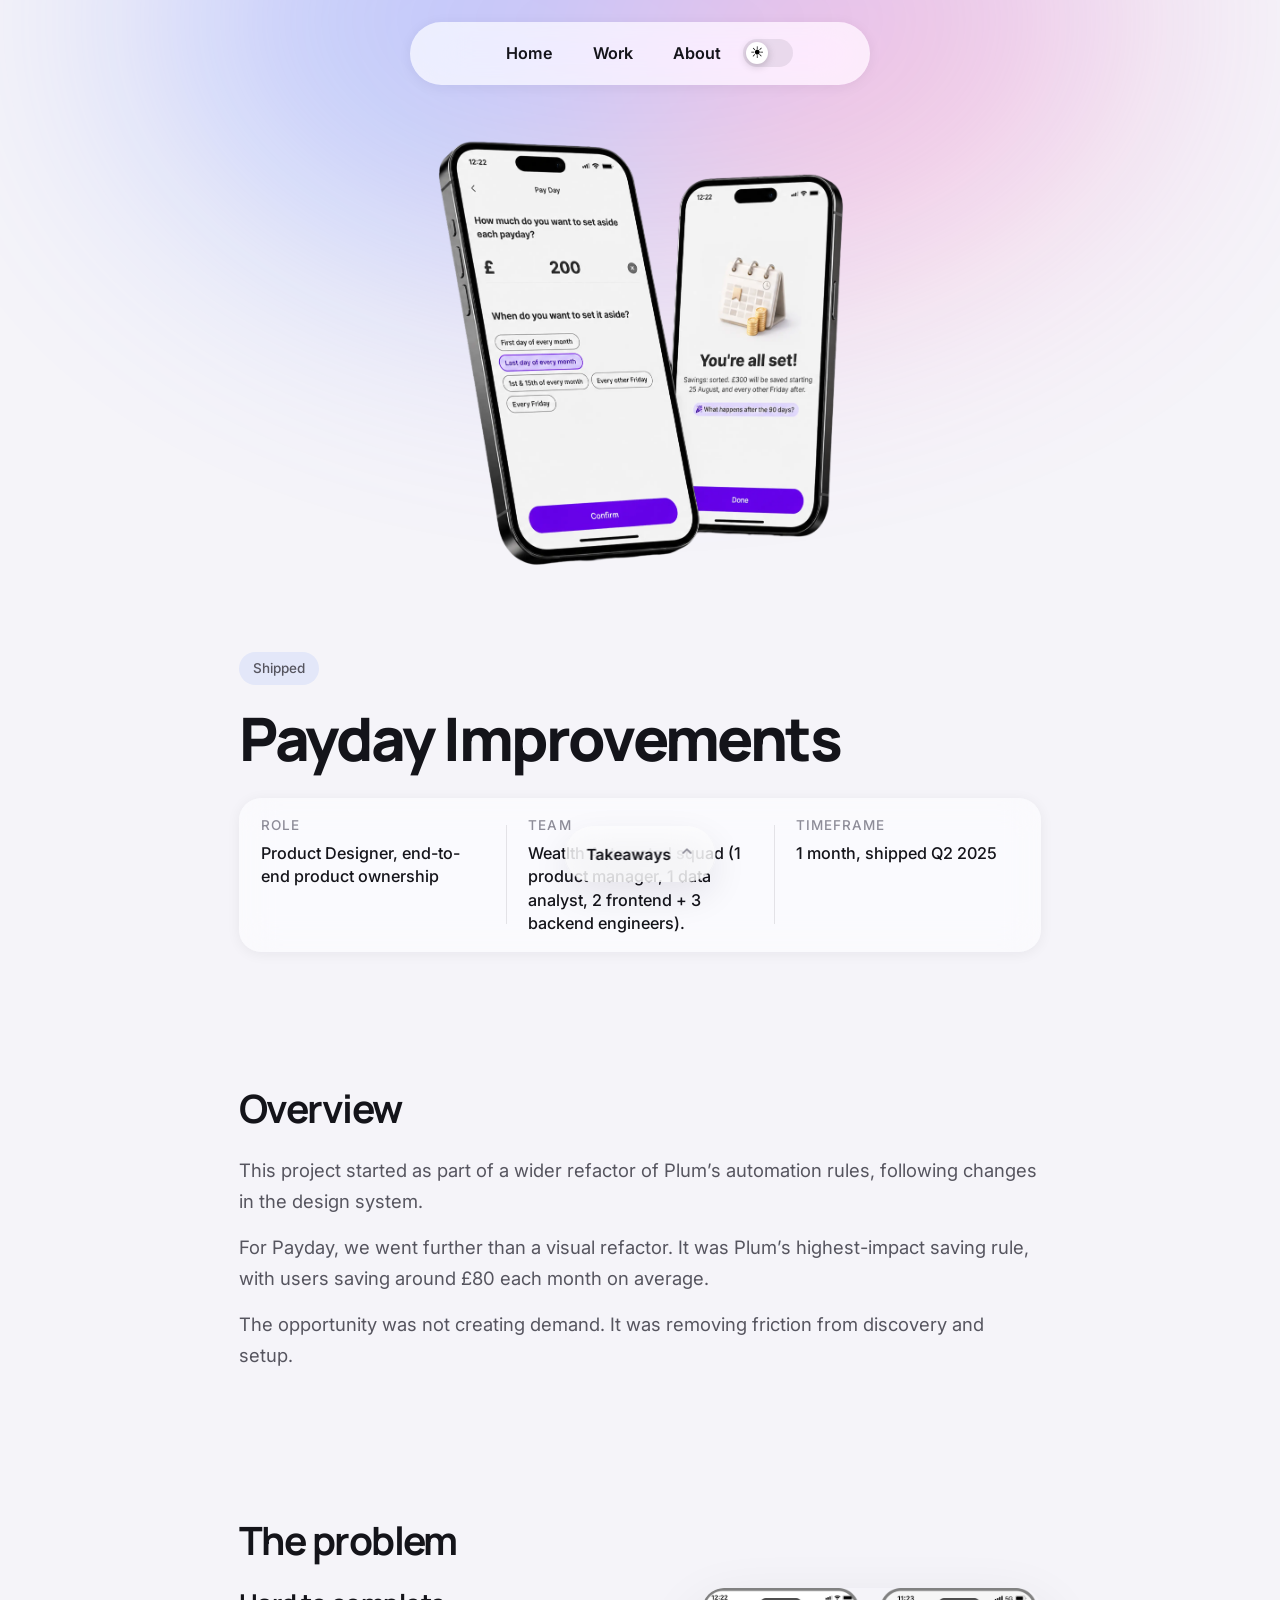
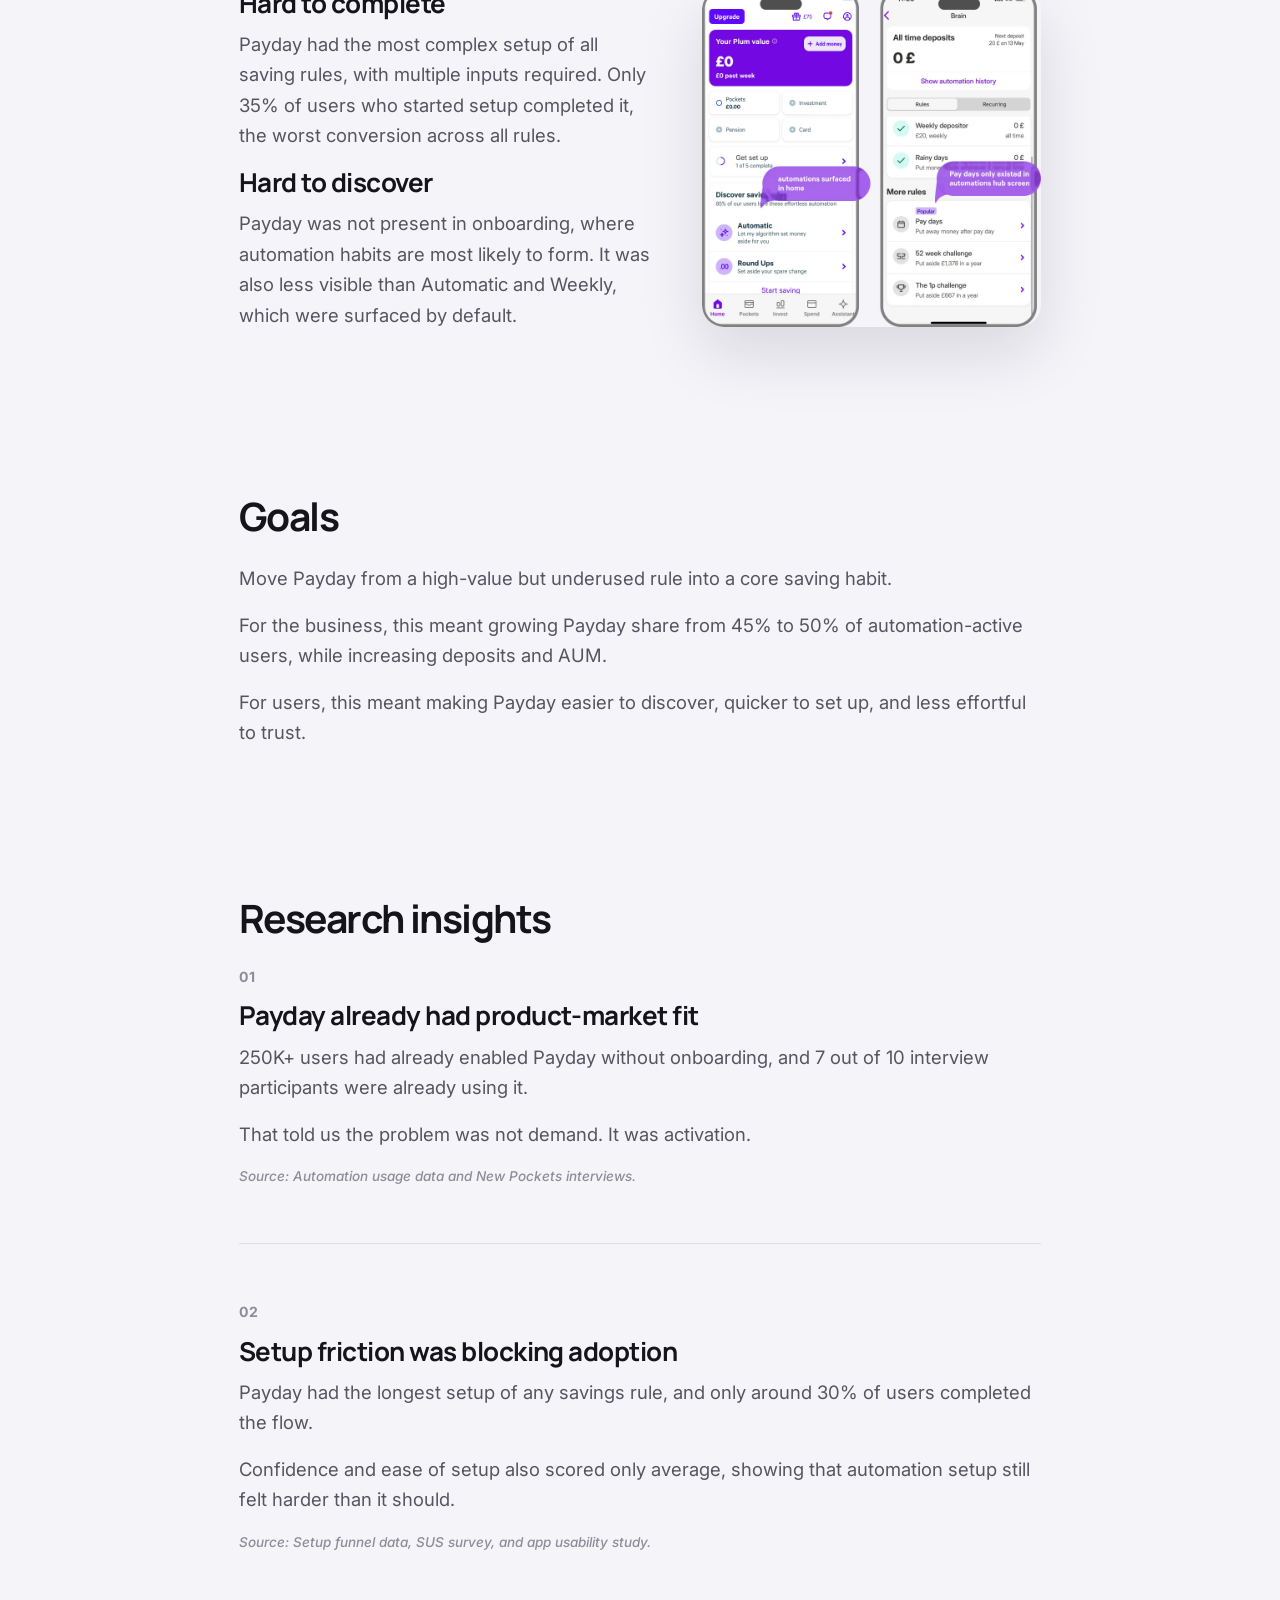
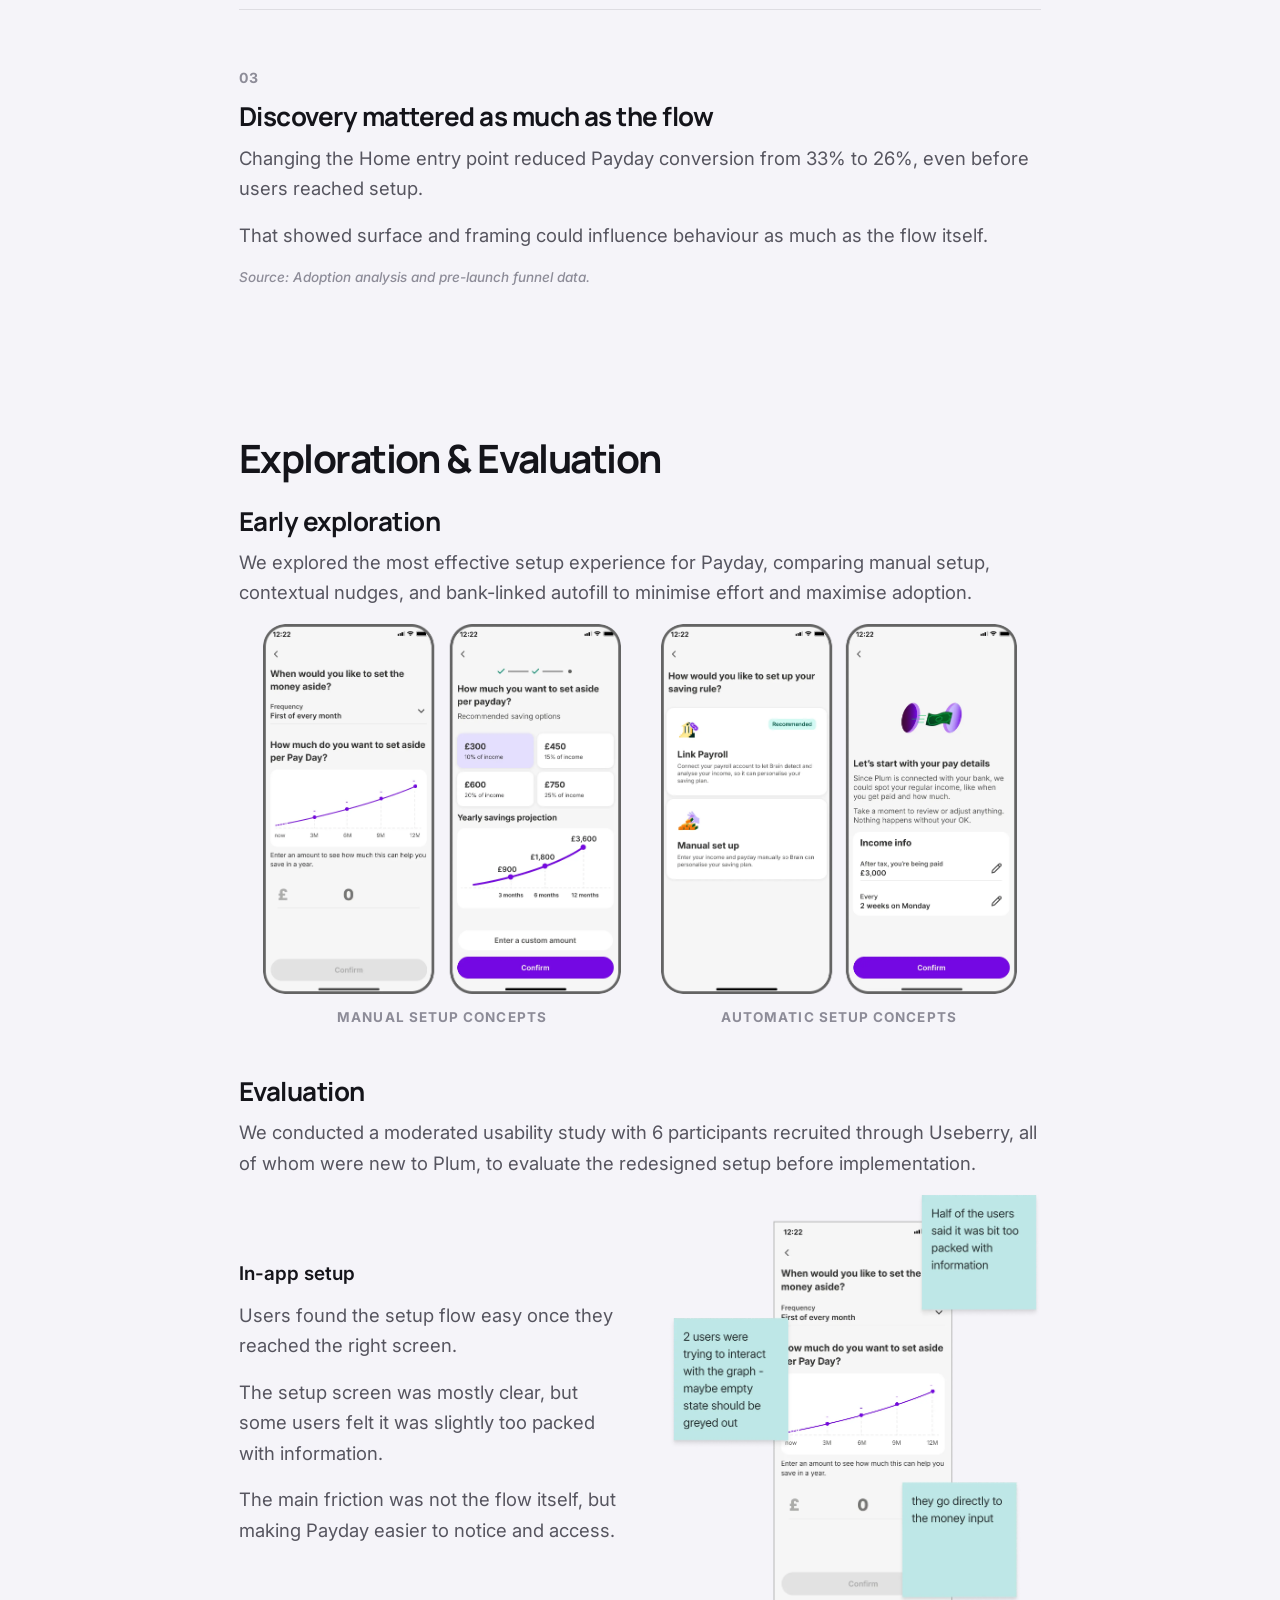
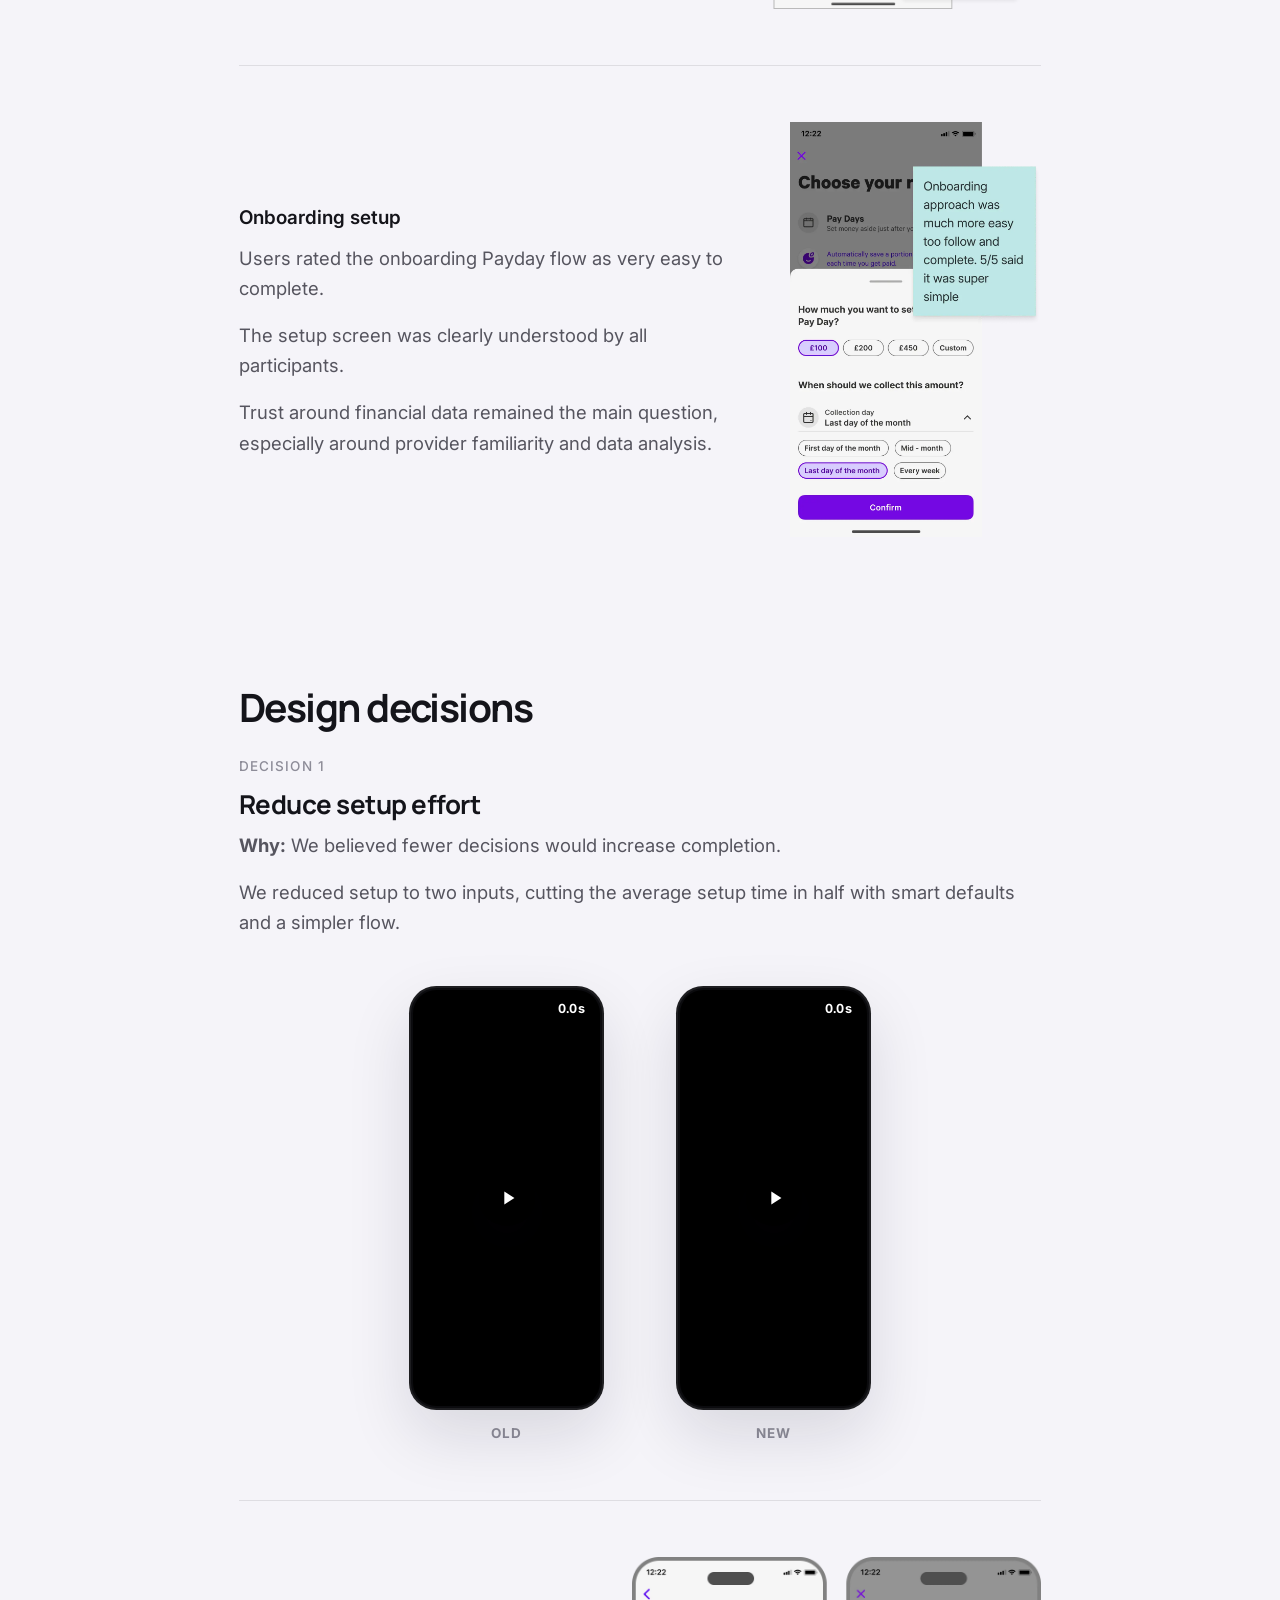
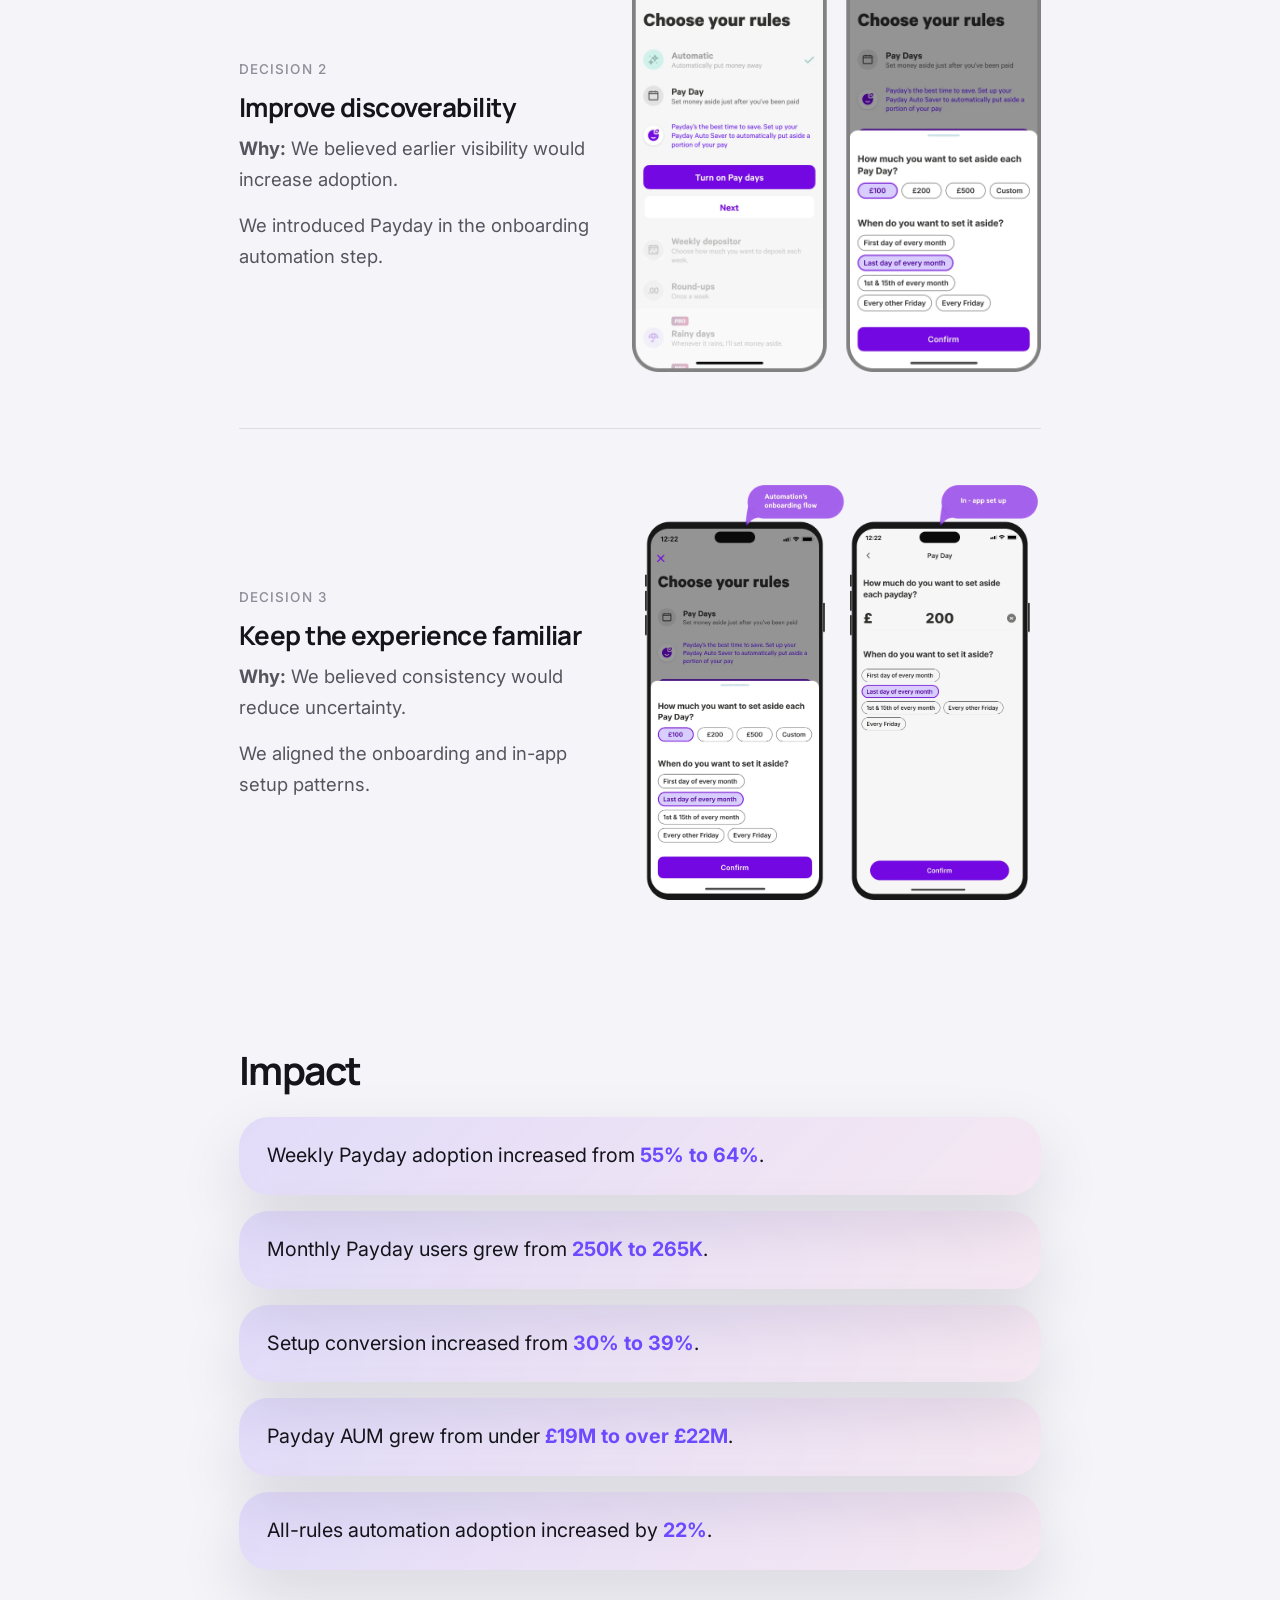
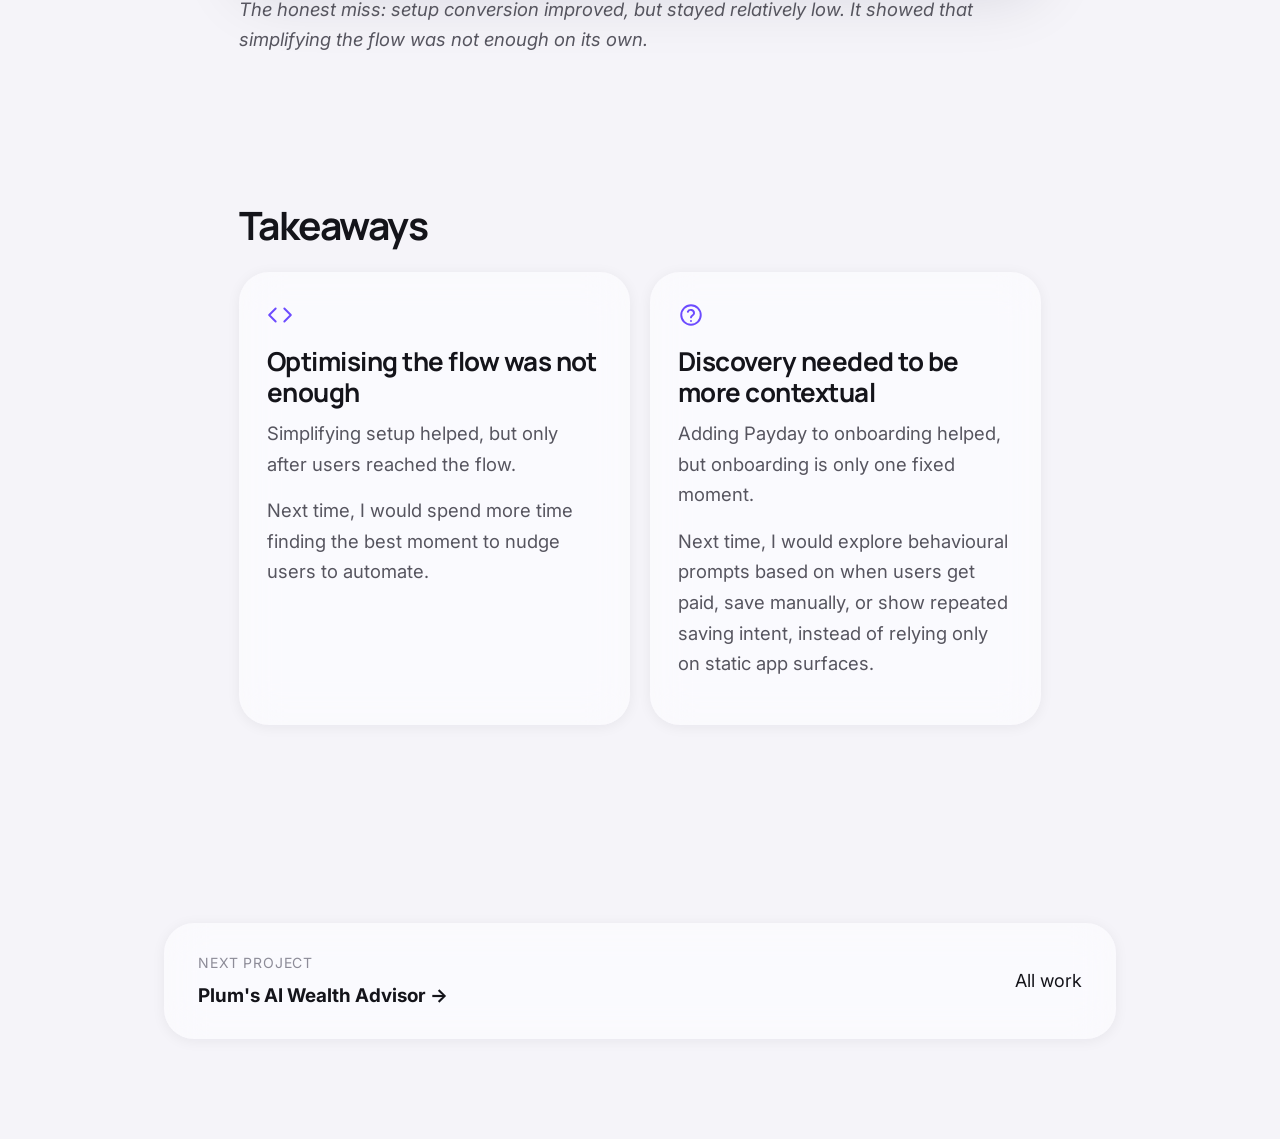
<file: payday-automation.html>
<!DOCTYPE html>
<html lang="en">
<head>
<meta charset="UTF-8">
<meta name="viewport" content="width=device-width, initial-scale=1.0">
<title>Payday Improvements | Poppy Seisaki</title>
<meta name="description" content="How Poppy Seisaki improved the payday automation setup flow for Plum, a fintech savings app.">
<meta property="og:title" content="Payday Improvements | Poppy Seisaki">
<meta property="og:description" content="How Poppy Seisaki improved the payday automation setup flow for Plum, a fintech savings app.">
<meta property="og:image" content="https://www.poppyseisaki.com/images/thumbnail.jpeg">
<meta property="og:url" content="https://www.poppyseisaki.com/payday-automation.html">
<meta property="og:type" content="website">
<meta name="twitter:card" content="summary_large_image">
<meta name="twitter:title" content="Payday Improvements | Poppy Seisaki">
<meta name="twitter:description" content="How Poppy Seisaki improved the payday automation setup flow for Plum, a fintech savings app.">
<meta name="twitter:image" content="https://www.poppyseisaki.com/images/thumbnail.jpeg">
<script>
(function () {
  var stored = localStorage.getItem('theme');
  var theme = stored || (window.matchMedia('(prefers-color-scheme: dark)').matches ? 'dark' : 'light');
  document.documentElement.setAttribute('data-theme', theme);
})();
</script>
<link rel="preconnect" href="https://fonts.googleapis.com">
<link rel="preconnect" href="https://fonts.gstatic.com" crossorigin>
<link href="https://fonts.googleapis.com/css2?family=Manrope:wght@400;500;700;800&family=Inter:wght@400;500;600;700&display=swap" rel="stylesheet">
<link rel="stylesheet" href="styles.css">
</head>
<body>

<div class="nav-aurora"></div>

<nav class="site-nav">
  <div class="nav-inner">
    <a href="index.html">Home</a>
    <a href="index.html#work">Work</a>
    <a href="index.html#about">About</a>
    <button class="theme-toggle" aria-label="Toggle dark mode"><span class="knob"><span class="icon icon-sun">&#9728;</span><span class="icon icon-moon">&#9789;</span></span></button>
  </div>
</nav>

<aside class="side-nav side-nav-wide">
  <a href="#overview">Overview</a>
  <a href="#problem">Problem</a>
  <a href="#strategy">Goals</a>
  <a href="#insights">Insights</a>
  <a href="#exploration">Exploration & Evaluation</a>
  <a href="#decisions">Decisions</a>
  <a href="#impact">Impact</a>
  <a href="#takeaways">Takeaways</a>
  <button class="side-nav-current" type="button" aria-expanded="false">
    <span class="side-nav-current-label">Overview</span>
    <span class="side-nav-chevron">&#8963;</span>
  </button>
</aside>

<div class="cs-hero-wrap payday-hero">
  <div class="cs-hero">
    <img class="cs-hero-img" src="images/payday-automation-card.webp" alt="Payday Improvements screens">
  </div>
</div>

<div class="wrap-wide wealth-advisor-page">

  <header class="cs-header cs-header-overlap">
    <span class="tag tag-shipped reveal">Shipped</span>
    <h1 class="reveal">Payday Improvements</h1>

    <div class="meta-strip reveal">
      <div class="meta-item">
        <div class="label">Role</div>
        <div class="value">Product Designer, end-to-end product ownership</div>
      </div>
      <div class="meta-item">
        <div class="label">Team</div>
        <div class="value">Weatlth Automated squad (1 product manager, 1 data analyst, 2 frontend + 3 backend engineers).</div>
      </div>
      <div class="meta-item">
        <div class="label">Timeframe</div>
        <div class="value">1 month, shipped Q2 2025</div>
      </div>
    </div>
  </header>

  <section class="section reveal" id="overview">
    <h2>Overview</h2>
    <p>This project started as part of a wider refactor of Plum’s automation rules, following changes in the design system.</p>
    <p>For Payday, we went further than a visual refactor. It was Plum’s highest-impact saving rule, with users saving around £80 each month on average.</p>
    <p>The opportunity was not creating demand. It was removing friction from discovery and setup.</p>
  </section>

  <section class="section reveal" id="problem">
    <h2>The problem</h2>
    <div class="problem-layout">
      <div class="problem-text">
        <h3>Hard to complete</h3>
        <p>Payday had the most complex setup of all saving rules, with multiple inputs required. Only 35% of users who started setup completed it, the worst conversion across all rules.</p>
        <h3>Hard to discover</h3>
        <p>Payday was not present in onboarding, where automation habits are most likely to form. It was also less visible than Automatic and Weekly, which were surfaced by default.</p>
      </div>
      <div class="problem-media">
        <img data-lightbox="image" src="images/payday-problem.webp" alt="Where automations surfaced on Home and inside the automations hub, with Payday only reachable from the hub screen">
      </div>
    </div>
  </section>

  <section class="section reveal" id="strategy">
    <h2>Goals</h2>
    <p>Move Payday from a high-value but underused rule into a core saving habit.</p>
    <p>For the business, this meant growing Payday share from 45% to 50% of automation-active users, while increasing deposits and AUM.</p>
    <p>For users, this meant making Payday easier to discover, quicker to set up, and less effortful to trust.</p>
  </section>

  <section class="section reveal" id="insights">
    <h2>Research insights</h2>

    <div class="divider-list">
      <div class="insight-item">
        <div class="insight-num">01</div>
        <h3>Payday already had product-market fit</h3>
        <p>250K+ users had already enabled Payday without onboarding, and 7 out of 10 interview participants were already using it.</p>
        <p>That told us the problem was not demand. It was activation.</p>
        <span class="insight-source">Source: Automation usage data and New Pockets interviews.</span>
      </div>

      <div class="insight-item">
        <div class="insight-num">02</div>
        <h3>Setup friction was blocking adoption</h3>
        <p>Payday had the longest setup of any savings rule, and only around 30% of users completed the flow.</p>
        <p>Confidence and ease of setup also scored only average, showing that automation setup still felt harder than it should.</p>
        <span class="insight-source">Source: Setup funnel data, SUS survey, and app usability study.</span>
      </div>

      <div class="insight-item">
        <div class="insight-num">03</div>
        <h3>Discovery mattered as much as the flow</h3>
        <p>Changing the Home entry point reduced Payday conversion from 33% to 26%, even before users reached setup.</p>
        <p>That showed surface and framing could influence behaviour as much as the flow itself.</p>
        <span class="insight-source">Source: Adoption analysis and pre-launch funnel data.</span>
      </div>
    </div>
  </section>

  <section class="section reveal" id="exploration">
    <h2>Exploration & Evaluation</h2>

    <h3>Early exploration</h3>
    <p>We explored the most effective setup experience for Payday, comparing manual setup, contextual nudges, and bank-linked autofill to minimise effort and maximise adoption.</p>

    <div class="decision-compare exploration-compare">
      <figure class="decision-compare-item">
        <img data-lightbox="image" src="images/payday-manual-setup-concepts.webp" alt="Manual setup concepts">
        <figcaption>Manual setup concepts</figcaption>
      </figure>
      <figure class="decision-compare-item">
        <img data-lightbox="image" src="images/payday-automatic-setup-concepts.webp" alt="Automatic setup concepts">
        <figcaption>Automatic setup concepts</figcaption>
      </figure>
    </div>

    <h3>Evaluation</h3>
    <p>We conducted a moderated usability study with 6 participants recruited through Useberry, all of whom were new to Plum, to evaluate the redesigned setup before implementation.</p>

    <div class="divider-list">
      <div class="decision-item">
        <div class="decision-item-text">
          <h4>In-app setup</h4>
          <p>Users found the setup flow easy once they reached the right screen.</p>
          <p>The setup screen was mostly clear, but some users felt it was slightly too packed with information.</p>
          <p>The main friction was not the flow itself, but making Payday easier to notice and access.</p>
        </div>
        <img class="decision-img decision-img-flush" data-lightbox="image" src="images/payday-insights-1.webp" alt="Usability study insights for the in-app Payday setup flow">
      </div>

      <div class="decision-item">
        <div class="decision-item-text">
          <h4>Onboarding setup</h4>
          <p>Users rated the onboarding Payday flow as very easy to complete.</p>
          <p>The setup screen was clearly understood by all participants.</p>
          <p>Trust around financial data remained the main question, especially around provider familiarity and data analysis.</p>
        </div>
        <img class="decision-img decision-img-flush" data-lightbox="image" src="images/payday-insights-2.webp" alt="Usability study insights for the onboarding Payday setup flow">
      </div>
    </div>
  </section>

  <section class="section reveal" id="decisions">
    <h2>Design decisions</h2>

    <div class="divider-list">
      <div class="decision-item decision-item-stacked">
        <div class="decision-item-text">
          <div class="decision-index">Decision 1</div>
          <h3>Reduce setup effort</h3>
          <p><strong>Why:</strong> We believed fewer decisions would increase completion.</p>
          <p>We reduced setup to two inputs, cutting the average setup time in half with smart defaults and a simpler flow.</p>
        </div>
        <div class="decision-compare">
          <figure class="decision-compare-item">
            <div class="phone-mockup decision-phone">
              <div class="phone-mockup-island"></div>
              <video class="phone-mockup-screen" data-lightbox="video" src="videos/payday-setup-old.mp4" muted playsinline preload="auto"></video>
              <div class="compare-stopwatch">0.0s</div>
              <button class="compare-toggle" type="button" aria-label="Play old setup">
                <svg class="icon-play" viewBox="0 0 24 24" fill="currentColor"><path d="M8 5v14l11-7z"/></svg>
                <svg class="icon-restart" viewBox="0 0 24 24" fill="none" stroke="currentColor" stroke-width="2" stroke-linecap="round" stroke-linejoin="round"><path d="M3 12a9 9 0 1 0 3-6.7"/><path d="M3 4v5h5"/></svg>
              </button>
            </div>
            <figcaption>Old</figcaption>
          </figure>
          <figure class="decision-compare-item">
            <div class="phone-mockup decision-phone">
              <div class="phone-mockup-island"></div>
              <video class="phone-mockup-screen" data-lightbox="video" src="videos/payday-setup-new.mp4" muted playsinline preload="auto"></video>
              <div class="compare-stopwatch">0.0s</div>
              <button class="compare-toggle" type="button" aria-label="Play new setup">
                <svg class="icon-play" viewBox="0 0 24 24" fill="currentColor"><path d="M8 5v14l11-7z"/></svg>
                <svg class="icon-restart" viewBox="0 0 24 24" fill="none" stroke="currentColor" stroke-width="2" stroke-linecap="round" stroke-linejoin="round"><path d="M3 12a9 9 0 1 0 3-6.7"/><path d="M3 4v5h5"/></svg>
              </button>
            </div>
            <figcaption>New</figcaption>
          </figure>
        </div>
      </div>

      <div class="decision-item">
        <div class="decision-item-text">
          <div class="decision-index">Decision 2</div>
          <h3>Improve discoverability</h3>
          <p><strong>Why:</strong> We believed earlier visibility would increase adoption.</p>
          <p>We introduced Payday in the onboarding automation step.</p>
        </div>
        <img class="decision-img" data-lightbox="image" src="images/payday-decision-2.webp" alt="Payday added to the automation onboarding flow, with amount and frequency pre-filled">
      </div>

      <div class="decision-item">
        <div class="decision-item-text">
          <div class="decision-index">Decision 3</div>
          <h3>Keep the experience familiar</h3>
          <p><strong>Why:</strong> We believed consistency would reduce uncertainty.</p>
          <p>We aligned the onboarding and in-app setup patterns.</p>
        </div>
        <img class="decision-img" data-lightbox="image" src="images/payday-decision-3.webp" alt="Onboarding setup and in-app Payday setup shown side by side, using the same layout and inputs">
      </div>
    </div>
  </section>

  <section class="section reveal" id="impact">
    <h2>Impact</h2>
    <div class="impact-list">
      <div class="impact-card">Weekly Payday adoption increased from <strong>55% to 64%</strong>.</div>
      <div class="impact-card">Monthly Payday users grew from <strong>250K to 265K</strong>.</div>
      <div class="impact-card">Setup conversion increased from <strong>30% to 39%</strong>.</div>
      <div class="impact-card">Payday AUM grew from under <strong>£19M to over £22M</strong>.</div>
      <div class="impact-card">All-rules automation adoption increased by <strong>22%</strong>.</div>
    </div>

    <p class="honest-miss">The honest miss: setup conversion improved, but stayed relatively low. It showed that simplifying the flow was not enough on its own.</p>
  </section>

  <section class="section reveal" id="takeaways">
    <h2>Takeaways</h2>
    <div class="takeaway-grid">
      <div class="takeaway-card">
        <span class="takeaway-icon"><svg viewBox="0 0 24 24" fill="none" stroke="currentColor" stroke-width="1.8" stroke-linecap="round" stroke-linejoin="round"><path d="M16 18l6-6-6-6"/><path d="M8 6l-6 6 6 6"/></svg></span>
        <h3>Optimising the flow was not enough</h3>
        <p>Simplifying setup helped, but only after users reached the flow.</p>
        <p>Next time, I would spend more time finding the best moment to nudge users to automate.</p>
      </div>
      <div class="takeaway-card">
        <span class="takeaway-icon"><svg viewBox="0 0 24 24" fill="none" stroke="currentColor" stroke-width="1.8" stroke-linecap="round" stroke-linejoin="round"><circle cx="12" cy="12" r="9"/><path d="M9.1 9a3 3 0 0 1 5.7 1.3c0 2-2.8 2.3-2.8 3.9"/><path d="M12 17.5v.01"/></svg></span>
        <h3>Discovery needed to be more contextual</h3>
        <p>Adding Payday to onboarding helped, but onboarding is only one fixed moment.</p>
        <p>Next time, I would explore behavioural prompts based on when users get paid, save manually, or show repeated saving intent, instead of relying only on static app surfaces.</p>
      </div>
    </div>
  </section>

</div>

<footer class="cs-footer">
  <div class="wrap-wide">
    <div class="cs-footer-inner reveal">
      <div>
        <div class="next-label">Next project</div>
        <a class="next-project" href="wealth-advisor.html">Plum's AI Wealth Advisor →</a>
      </div>
      <a href="index.html#work">All work</a>
    </div>
  </div>
</footer>

<div class="lightbox-overlay" id="lightbox">
  <button class="lightbox-close" aria-label="Close">&times;</button>
  <div class="lightbox-stage"></div>
</div>

<script src="script.js"></script>
</body>
</html>
</file>
<file: styles.css>
/* ============================================
   Poppy Seisaki, Product Design Portfolio
   Glass design system. Monochrome text, color lives
   only in the aurora glow and pill tints.
   ============================================ */

:root {
  --bg: #f5f4f9;
  --text: #14141a;
  --text-soft: #56555f;
  --text-faint: #8d8c98;

  --glass-bg: rgba(255, 255, 255, 0.5);
  --glass-bg-strong: rgba(255, 255, 255, 0.68);
  --glass-hover: rgba(20, 20, 30, 0.05);
  --placeholder-bg: rgba(20, 20, 30, 0.045);

  --accent-1: #6c4bff;
  --accent-2: #ff5ca8;
  --accent-3: #4b7bff;

  --shadow-sm: 0 2px 14px rgba(20, 15, 40, 0.06);
  --shadow-md: 0 14px 36px rgba(20, 15, 40, 0.09);
  --shadow-lg: 0 26px 64px rgba(20, 15, 40, 0.12);

  --tag-ongoing-bg: rgba(108, 75, 255, 0.10);
  --tag-shipped-bg: rgba(75, 123, 255, 0.10);
  --toggle-bg: rgba(20, 20, 30, 0.08);
  --divider: rgba(20, 20, 30, 0.1);

  --r-lg: 30px;
  --r-md: 22px;
  --r-sm: 16px;
  --r-pill: 999px;

  --max-w: 1000px;
  --max-w-wide: 1000px;
  --font-display: "Manrope", -apple-system, "system-ui", "Segoe UI", Roboto, Helvetica, Arial, sans-serif;

  /* Responsive type scale (home + wealth-advisor only). Mobile values below;
     tablet/desktop overrides live in the existing 768px/1320px breakpoints. */
  --fs-hero: 56px;
  --fs-hero-sub: 22px;
  --fs-h2: 36px;
  --fs-card-title: 26px;
  --fs-cs-h1: 44px;
  --fs-cs-h2: 32px;
  --fs-cs-h3: 23px;
  --fs-body: 17.5px;
  --fs-label: 13px;

  font-size: 18px;
}

[data-theme="dark"] {
  --bg: #0b0b0e;
  --text: #f2f1f7;
  --text-soft: #b4b2c2;
  --text-faint: #6f6e7f;

  --glass-bg: rgba(255, 255, 255, 0.055);
  --glass-bg-strong: rgba(24, 24, 30, 0.7);
  --glass-hover: rgba(255, 255, 255, 0.06);
  --placeholder-bg: rgba(255, 255, 255, 0.035);

  --shadow-sm: 0 2px 14px rgba(0, 0, 0, 0.35);
  --shadow-md: 0 14px 36px rgba(0, 0, 0, 0.45);
  --shadow-lg: 0 26px 64px rgba(0, 0, 0, 0.55);

  --tag-ongoing-bg: rgba(108, 75, 255, 0.22);
  --tag-shipped-bg: rgba(75, 123, 255, 0.22);
  --toggle-bg: rgba(255, 255, 255, 0.08);
  --divider: rgba(255, 255, 255, 0.12);
}

/* Type scale tablet/desktop steps, same breakpoints used elsewhere on the
   site (.side-nav, .decision-item, etc.) */
@media (min-width: 768px) {
  :root {
    --fs-hero: 82px;
    --fs-hero-sub: 26px;
    --fs-h2: 45px;
    --fs-card-title: 30px;
    --fs-cs-h1: 60px;
    --fs-cs-h2: 39px;
    --fs-cs-h3: 26px;
    --fs-body: 18.5px;
    --fs-label: 13.5px;
  }
}

@media (min-width: 1320px) {
  :root {
    --fs-hero: 120px;
    --fs-hero-sub: 31px;
    --fs-h2: 60px;
    --fs-card-title: 36px;
    --fs-cs-h1: 80px;
    --fs-cs-h2: 50px;
    --fs-cs-h3: 29px;
    --fs-body: 20px;
    --fs-label: 14px;
  }
}

* {
  box-sizing: border-box;
}

html {
  scroll-behavior: smooth;
}

body {
  margin: 0;
  background: var(--bg);
  color: var(--text);
  font-family: "Inter", -apple-system, BlinkMacSystemFont, "Segoe UI", Roboto, Helvetica, Arial, sans-serif;
  line-height: 1.65;
  -webkit-font-smoothing: antialiased;
  transition: background-color .4s ease, color .4s ease;
  overflow-x: hidden;
}

a {
  color: inherit;
  text-decoration: none;
}

img {
  max-width: 100%;
  display: block;
}

.wrap {
  max-width: var(--max-w);
  margin: 0 auto;
  padding: 0 24px;
}

.wrap-wide {
  max-width: var(--max-w-wide);
  margin: 0 auto;
  padding: 0 24px;
}

/* Wealth Advisor reads better as a narrower column: 15% narrower than the
   shared .wrap-wide (1000px), scoped so payday-automation / one-click, which
   also use .wrap-wide, are unaffected. */
.wrap-wide.wealth-advisor-page {
  max-width: 850px;
}

/* ---------- Aurora glow, fixed behind the floating nav only ---------- */

.nav-aurora {
  position: fixed;
  top: -260px;
  left: 50%;
  width: 1000px;
  height: 560px;
  transform: translateX(-50%);
  background: conic-gradient(from 0deg, var(--accent-1), var(--accent-2), var(--accent-3), var(--accent-1));
  filter: blur(130px);
  opacity: 0.32;
  z-index: -1;
  border-radius: 50%;
  animation: auroraSpin 40s linear infinite;
  pointer-events: none;
}

[data-theme="dark"] .nav-aurora {
  opacity: 0.24;
}

@keyframes auroraSpin {
  from { transform: translateX(-50%) rotate(0deg); }
  to { transform: translateX(-50%) rotate(360deg); }
}

/* ---------- Scroll reveal ---------- */

.reveal {
  opacity: 0;
  transform: translateY(26px);
  transition: opacity .8s cubic-bezier(.2,.7,.2,1), transform .8s cubic-bezier(.2,.7,.2,1);
}

.reveal.is-visible {
  opacity: 1;
  transform: translateY(0);
}

/* ---------- Floating glass nav ---------- */

.site-nav {
  position: fixed;
  top: 22px;
  left: 50%;
  transform: translateX(-50%);
  z-index: 100;
  width: calc(100% - 40px);
  max-width: 460px;
  border-radius: var(--r-pill);
  background: var(--glass-bg-strong);
  backdrop-filter: blur(26px) saturate(180%);
  -webkit-backdrop-filter: blur(26px) saturate(180%);
  box-shadow: var(--shadow-sm);
  transition: box-shadow .35s ease, background-color .4s ease;
}

.site-nav.scrolled {
  box-shadow: var(--shadow-md);
}

.nav-inner {
  display: flex;
  align-items: center;
  justify-content: center;
  gap: 4px;
  padding: 8px;
}

.nav-inner a {
  font-size: 0.9rem;
  font-weight: 600;
  color: var(--text);
  padding: 10px 18px;
  border-radius: var(--r-pill);
  transition: background-color .25s ease;
  white-space: nowrap;
}

.nav-inner a:hover {
  background: var(--glass-hover);
}

.nav-inner .nav-spacer {
  flex: 1;
  min-width: 4px;
}

/* Theme toggle switch */

.theme-toggle {
  width: 50px;
  height: 28px;
  border-radius: var(--r-pill);
  background: var(--toggle-bg);
  position: relative;
  cursor: pointer;
  border: none;
  padding: 0;
  margin: 0;
  flex-shrink: 0;
  transition: background .35s ease;
}

[data-theme="dark"] .theme-toggle {
  background: linear-gradient(120deg, var(--accent-1), var(--accent-2), var(--accent-3));
}

.theme-toggle .knob {
  position: absolute;
  top: 3px;
  left: 3px;
  width: 22px;
  height: 22px;
  border-radius: 50%;
  background: #ffffff;
  box-shadow: 0 2px 8px rgba(0,0,0,0.22);
  transition: transform .4s cubic-bezier(.4,0,.2,1), background-color .4s ease;
  display: flex;
  align-items: center;
  justify-content: center;
}

[data-theme="dark"] .theme-toggle .knob {
  transform: translateX(22px);
  background: #17171f;
}

.theme-toggle .icon {
  position: absolute;
  font-size: 16px;
  line-height: 1;
  opacity: 0;
  transform: scale(.5) rotate(-40deg);
  transition: opacity .3s ease, transform .35s ease;
}

.theme-toggle .icon-sun {
  color: #000000;
  opacity: 1;
  transform: scale(1) rotate(0deg);
}

.theme-toggle .icon-moon {
  color: #ffffff;
}

[data-theme="dark"] .theme-toggle .icon-sun {
  opacity: 0;
  transform: scale(.5) rotate(40deg);
}

[data-theme="dark"] .theme-toggle .icon-moon {
  opacity: 1;
  transform: scale(1) rotate(0deg);
}

/* ---------- Landing hero: full first screen ---------- */

.hero {
  min-height: 100svh;
  display: flex;
  align-items: center;
  padding: 140px 0 100px;
  overflow: visible;
}

.hero-inner {
  max-width: 1000px;
  overflow: visible;
}

/* Base + overlay glow technique: base text stays solid always,
   the aria-hidden overlay clone paints a gradient spotlight on top
   that tracks the cursor, so the black text is never hidden. */

.hero-glow-wrap {
  position: relative;
  display: inline-block;
  margin: 0 0 40px;
}

.hero-glow-wrap.hero-glow-wrap-line {
  display: block;
  max-width: 1000px;
  width: 100%;
  margin: 0 0 20px;
}

.hero-greeting {
  font-family: var(--font-display);
  font-weight: 800;
  font-size: var(--fs-hero);
  line-height: 0.94;
  /* Spec called for -0.06 to -0.08em, but at this size/weight that collapses
     the &nbsp; in "Poppy Seisaki" into nothing. -0.03em keeps it tight
     without breaking the word gap. */
  letter-spacing: -0.03em;
  margin: 0;
  padding-bottom: 0.08em;
  color: var(--text);
  display: inline-block;
  cursor: default;
}

.hero-greeting em {
  font-style: normal;
  font-weight: 800;
  white-space: nowrap;
}

.hero-line em {
  font-style: normal;
  font-weight: 600;
  white-space: nowrap;
}

.hero-line {
  font-style: normal;
  font-weight: 500;
  color: var(--text-soft);
  font-size: var(--fs-hero-sub);
  line-height: 1.5;
  letter-spacing: normal;
  margin: 0;
  padding-bottom: 0.1em;
  display: inline-block;
  cursor: default;
}

.hero-glow-overlay {
  position: absolute;
  top: 0;
  left: 0;
  width: 100%;
  pointer-events: none;
  opacity: 0;
  transition: opacity .35s ease;
  color: transparent;
  -webkit-text-fill-color: transparent;
  background-repeat: no-repeat;
  background-clip: text;
  -webkit-background-clip: text;
}

.hero-glow-wrap .hero-greeting.hero-glow-overlay {
  background-image: radial-gradient(circle 280px at var(--mx, 50%) var(--my, 50%),
    rgba(255, 92, 168, 0.7) 0%,
    rgba(108, 75, 255, 0.45) 45%,
    transparent 75%);
}

.hero-glow-wrap .hero-line.hero-glow-overlay {
  background-image: radial-gradient(circle 240px at var(--mx, 50%) var(--my, 50%),
    rgba(75, 123, 255, 0.65) 0%,
    rgba(255, 92, 168, 0.4) 45%,
    transparent 75%);
}

.hero-glow-wrap.glow-active .hero-glow-overlay {
  opacity: 1;
}

.hero-line:last-child {
  margin-bottom: 0;
}

.scroll-cue {
  display: inline-flex;
  align-items: center;
  gap: 8px;
  margin-top: 44px;
  font-size: 0.88rem;
  font-weight: 600;
  color: var(--text-faint);
}

.scroll-cue .arrow {
  display: inline-block;
  animation: bob 2.2s ease-in-out infinite;
}

@keyframes bob {
  0%, 100% { transform: translateY(0); }
  50% { transform: translateY(5px); }
}

/* ---------- Section shell ---------- */

.page-section {
  padding: 72px 0 140px;
}

.section-label {
  font-family: "Inter", sans-serif;
  font-size: var(--fs-label);
  font-weight: 500;
  text-transform: uppercase;
  letter-spacing: 0.08em;
  line-height: 1.3;
  color: var(--text-faint);
  margin-bottom: 18px;
}

.section-heading {
  font-family: var(--font-display);
  font-size: var(--fs-h2);
  font-weight: 700;
  line-height: 1.05;
  letter-spacing: -0.04em;
  margin: 0 0 48px;
  color: var(--text);
}

/* ---------- Project cards ---------- */

.projects {
  display: flex;
  flex-direction: column;
  gap: 26px;
}

.project-card {
  display: flex;
  align-items: center;
  gap: 40px;
  background: var(--glass-bg);
  backdrop-filter: blur(20px) saturate(160%);
  -webkit-backdrop-filter: blur(20px) saturate(160%);
  border-radius: var(--r-lg);
  padding: 48px 52px;
  box-shadow: var(--shadow-sm);
  transition: box-shadow .35s ease, transform .35s ease;
}

.project-card:hover {
  box-shadow: var(--shadow-lg);
  transform: translateY(-4px);
}

.project-card .card-body {
  flex: 1 1 auto;
  min-width: 0;
}

.project-card .card-top {
  display: flex;
  flex-wrap: wrap;
  align-items: center;
  justify-content: space-between;
  gap: 8px 16px;
  margin-bottom: 14px;
}

.project-card h2 {
  font-family: var(--font-display);
  font-size: var(--fs-card-title);
  font-weight: 700;
  line-height: 1.05;
  margin: 0;
  letter-spacing: -0.04em;
  color: var(--text);
}

.project-card .metric {
  font-family: "Inter", sans-serif;
  font-size: var(--fs-label);
  color: var(--text-soft);
  font-weight: 500;
  white-space: nowrap;
}

.project-card .card-meta {
  display: flex;
  align-items: center;
  flex-wrap: wrap;
  gap: 12px;
}

.project-card .tag {
  font-size: var(--fs-label);
  padding: 6px 18px;
  white-space: nowrap;
}

.project-card .project-year {
  font-family: "Inter", sans-serif;
  font-size: var(--fs-label);
  font-weight: 500;
  color: var(--text-faint);
}

.project-card .card-thumb {
  flex: 0 0 440px;
  width: 440px;
  height: 324px;
  border-radius: var(--r-md);
  display: flex;
  align-items: center;
  justify-content: center;
  overflow: hidden;
  padding: 16px;
}

.project-card .card-thumb img {
  width: 100%;
  height: 100%;
  object-fit: contain;
  display: block;
}

@media (max-width: 760px) {
  .project-card {
    flex-direction: column;
    align-items: stretch;
  }

  .project-card .card-thumb {
    flex: 0 0 auto;
    width: 100%;
    height: 320px;
  }
}

.tag {
  display: inline-block;
  font-size: 0.624rem;
  font-weight: 600;
  padding: 5px 14px;
  border-radius: var(--r-pill);
  color: var(--text-soft);
}

.wealth-advisor-page .tag {
  font-family: "Inter", sans-serif;
  font-size: var(--fs-label);
  font-weight: 500;
}

.tag-ongoing {
  background: var(--tag-ongoing-bg);
}

.tag-shipped {
  background: var(--tag-shipped-bg);
}

/* ---------- About section ---------- */

.about-grid {
  display: flex;
  flex-wrap: wrap;
  gap: 56px;
  align-items: center;
}

.about-grid .about-text {
  flex: 1 1 380px;
}

.about-grid .about-avatar {
  flex: 1 1 260px;
  max-width: 340px;
}

.about-avatar {
  aspect-ratio: 1;
  border-radius: var(--r-lg);
  background: var(--glass-bg);
  backdrop-filter: blur(20px) saturate(160%);
  -webkit-backdrop-filter: blur(20px) saturate(160%);
  display: flex;
  align-items: center;
  justify-content: center;
  color: var(--text-faint);
  font-size: 0.9rem;
  text-align: center;
  overflow: hidden;
  box-shadow: var(--shadow-sm);
}

.about-avatar img {
  width: 100%;
  height: 100%;
  object-fit: cover;
  object-position: center bottom;
}

.about-text p {
  color: var(--text-soft);
  margin: 0 0 18px;
  font-size: var(--fs-body);
  font-weight: 400;
}

.about-facts {
  display: flex;
  flex-wrap: wrap;
  gap: 10px;
  margin-top: 24px;
}

.fact-pill {
  background: var(--glass-bg-strong);
  border: 1px solid var(--divider);
  box-shadow: var(--shadow-sm);
  backdrop-filter: blur(14px);
  -webkit-backdrop-filter: blur(14px);
  color: var(--text-soft);
  font-family: "Inter", sans-serif;
  font-size: var(--fs-label);
  font-weight: 500;
  padding: 9px 18px;
  border-radius: var(--r-pill);
}

/* ---------- Questions / FAQ ---------- */

.faq-list {
  display: flex;
  flex-direction: column;
  gap: 16px;
}

.faq-item {
  background: var(--glass-bg);
  backdrop-filter: blur(20px) saturate(160%);
  -webkit-backdrop-filter: blur(20px) saturate(160%);
  border-radius: var(--r-lg);
  padding: 0 28px;
  box-shadow: var(--shadow-sm);
  transition: box-shadow .35s ease;
}

.faq-item[open] {
  box-shadow: var(--shadow-md);
}

.faq-item summary {
  cursor: pointer;
  list-style: none;
  display: flex;
  align-items: center;
  justify-content: space-between;
  gap: 20px;
  padding: 24px 0;
  font-weight: 600;
  font-size: 1.05rem;
  color: var(--text);
}

.faq-item summary::-webkit-details-marker {
  display: none;
}

.faq-item summary::after {
  content: "+";
  flex-shrink: 0;
  font-size: 1.5rem;
  font-weight: 400;
  color: var(--text-faint);
  transition: transform .3s ease;
}

.faq-item[open] summary::after {
  transform: rotate(45deg);
}

.faq-item p {
  margin: 0 0 26px;
  color: var(--text-soft);
  font-size: var(--fs-body);
  font-weight: 400;
  line-height: 1.6;
}

/* ---------- Testimonials ---------- */

.testimonial-grid {
  display: flex;
  flex-direction: column;
  gap: 26px;
}

.testimonial-card {
  background: var(--glass-bg);
  backdrop-filter: blur(20px) saturate(160%);
  -webkit-backdrop-filter: blur(20px) saturate(160%);
  border-radius: var(--r-lg);
  padding: 30px 28px;
  box-shadow: var(--shadow-sm);
  transition: box-shadow .35s ease, transform .35s ease;
}

.testimonial-card:hover {
  box-shadow: var(--shadow-md);
  transform: translateY(-3px);
}

.testimonial-quote {
  font-size: var(--fs-body);
  font-weight: 400;
  color: var(--text-soft);
  margin: 0 0 26px;
  font-style: italic;
}

.testimonial-person {
  display: flex;
  align-items: center;
  gap: 14px;
}

.testimonial-avatar {
  width: 40px;
  height: 40px;
  border-radius: 50%;
  background: var(--placeholder-bg);
  flex-shrink: 0;
  display: flex;
  align-items: center;
  justify-content: center;
  color: var(--text-faint);
  font-size: 0.8rem;
  font-weight: 700;
  overflow: hidden;
}

.testimonial-avatar img {
  width: 100%;
  height: 100%;
  object-fit: cover;
}

.testimonial-name {
  font-size: 0.9rem;
  font-weight: 600;
  color: var(--text);
}

.testimonial-role {
  font-size: 0.8rem;
  color: var(--text-faint);
}

/* ---------- Minimal in-page side navigation ---------- */

/* Below 1320px this renders as a compact pill showing only the current
   section (driven by the scroll-spy in script.js). Tapping it reveals the
   full link list stacked above the pill; the fixed bottom edge means the
   list grows upward without shifting the pill itself. */
.side-nav {
  position: fixed;
  left: 50%;
  bottom: 18px;
  top: auto;
  transform: translateX(-50%);
  z-index: 40;
  display: flex;
  flex-direction: column;
  align-items: stretch;
  gap: 2px;
  width: max-content;
  max-width: min(240px, calc(100% - 32px));
  padding: 8px;
  border-radius: var(--r-lg);
  background: var(--glass-bg-strong);
  backdrop-filter: blur(22px) saturate(180%);
  -webkit-backdrop-filter: blur(22px) saturate(180%);
  box-shadow: var(--shadow-md);
}

.side-nav a {
  display: none;
  font-size: 0.85rem;
  font-weight: 500;
  color: var(--text-faint);
  padding: 10px 14px;
  border-radius: var(--r-pill);
  text-align: left;
  overflow: hidden;
  text-overflow: ellipsis;
  white-space: nowrap;
  transition: color .25s ease, background-color .25s ease;
}

.side-nav.open a {
  display: block;
}

.side-nav a:hover {
  color: var(--text);
  background: var(--glass-hover);
}

.side-nav a.active {
  color: var(--text);
  background: var(--tag-ongoing-bg);
}

.side-nav-current {
  display: flex;
  align-items: center;
  justify-content: space-between;
  gap: 10px;
  width: 100%;
  padding: 10px 14px;
  border: none;
  background: none;
  font-family: inherit;
  color: var(--text);
  font-size: 0.85rem;
  font-weight: 600;
  border-radius: var(--r-pill);
  cursor: pointer;
}

.side-nav-current:hover {
  background: var(--glass-hover);
}

.side-nav-current-label {
  overflow: hidden;
  text-overflow: ellipsis;
  white-space: nowrap;
}

.side-nav-chevron {
  flex-shrink: 0;
  font-size: 0.9rem;
  color: var(--text-faint);
  transition: transform .25s ease;
}

.side-nav.open .side-nav-chevron {
  transform: rotate(180deg);
}

/* Desktop: vertical sidebar, all links always visible, no pill toggle */
@media (min-width: 1320px) {
  .side-nav {
    left: 28px;
    bottom: auto;
    top: 50%;
    transform: translateY(-50%);
    width: auto;
    max-width: none;
    padding: 10px;
    border-radius: var(--r-lg);
    box-shadow: var(--shadow-sm);
  }
  .side-nav a {
    display: block;
    font-size: 0.78rem;
    padding: 9px 16px;
    text-align: left;
    overflow: visible;
    text-overflow: unset;
  }
  .side-nav-current {
    display: none;
  }
}

/* ---------- Goal card ---------- */

.goal-card {
  background: var(--glass-bg);
  backdrop-filter: blur(20px) saturate(160%);
  -webkit-backdrop-filter: blur(20px) saturate(160%);
  border-radius: var(--r-lg);
  padding: 28px 32px;
  box-shadow: var(--shadow-md);
}

.goal-card p {
  color: var(--text);
  font-size: 1.12rem;
  font-weight: 500;
  margin: 0;
}

/* ---------- Divider list (text-first repeated items) ---------- */
/* Shared by Insights, Decisions, and Takeaways on the case study pages:
   plain text by default, a thin rule replaces card backgrounds. */

.divider-list > * + * {
  border-top: 1px solid var(--divider);
  padding-top: 56px;
  margin-top: 56px;
}

/* ---------- Insight items ---------- */

.insight-item .insight-num {
  font-size: 0.78rem;
  font-weight: 700;
  letter-spacing: 0.06em;
  text-transform: uppercase;
  color: var(--text-faint);
  margin-bottom: 12px;
}

.insight-source {
  display: block;
  font-size: var(--fs-label);
  font-weight: 500;
  font-style: italic;
  color: var(--text-faint);
  margin-top: 4px;
}

/* ---------- Takeaway cards ---------- */

.takeaway-grid {
  display: grid;
  grid-template-columns: repeat(2, 1fr);
  gap: 20px;
}

@media (max-width: 640px) {
  .takeaway-grid {
    grid-template-columns: 1fr;
  }
}

.takeaway-card {
  background: var(--glass-bg);
  backdrop-filter: blur(20px) saturate(160%);
  -webkit-backdrop-filter: blur(20px) saturate(160%);
  border-radius: var(--r-lg);
  padding: 30px 28px;
  box-shadow: var(--shadow-sm);
  transition: box-shadow .3s ease, transform .3s ease;
}

.takeaway-card:hover {
  box-shadow: var(--shadow-md);
  transform: translateY(-3px);
}

.takeaway-card .takeaway-icon {
  color: var(--accent-1);
  display: block;
  margin-bottom: 18px;
}

.takeaway-card .takeaway-icon svg {
  width: 26px;
  height: 26px;
  display: block;
}

.takeaway-card h3 {
  font-size: 1.02rem;
  font-weight: 700;
  margin: 0 0 8px;
  color: var(--text);
}

.takeaway-card p {
  font-size: 0.9rem;
  color: var(--text-soft);
  margin: 0;
}

/* ---------- Case study header ---------- */

.cs-header {
  padding: 176px 0 48px;
  margin-bottom: 64px;
}

/* ---------- Case study hero image ----------
   Scrolls normally with the page (no sticky, no overlap with the header
   text below it), shifted right within the content column. */

.cs-hero-wrap {
  padding: 130px 0 40px;
}

.cs-hero {
  max-width: var(--max-w-wide);
  margin: 0 auto;
  padding: 0 24px;
  display: flex;
  justify-content: flex-end;
}

.cs-hero-img {
  width: min(840px, 60vw);
  height: auto;
  animation: heroFloat 9s ease-in-out infinite;
}

@keyframes heroFloat {
  0%, 100% { transform: translateY(0); }
  50% { transform: translateY(-3px); }
}

.cs-header.cs-header-overlap {
  padding-top: 24px;
}

@media (max-width: 640px) {
  .cs-hero-wrap {
    padding: 110px 0 24px;
  }

  .cs-hero {
    justify-content: center;
  }

  .cs-hero-img {
    width: min(360px, 78vw);
  }
}

.payday-hero.cs-hero-wrap .cs-hero,
.one-click-hero.cs-hero-wrap .cs-hero {
  justify-content: center;
}

.payday-hero .cs-hero-img {
  width: min(588px, 42vw);
}

.one-click-hero .cs-hero-img {
  width: min(470px, 33.6vw);
}

@media (max-width: 640px) {
  .payday-hero .cs-hero-img {
    width: min(252px, 54.6vw);
  }

  .one-click-hero .cs-hero-img {
    width: min(202px, 43.7vw);
  }
}

.cs-header .tag {
  margin-bottom: 22px;
}

.cs-header h1 {
  font-size: clamp(2.3rem, 4.6vw, 3.2rem);
  font-weight: 700;
  letter-spacing: -0.02em;
  margin: 0 0 28px;
  color: var(--text);
}

/* Compact solid meta strip: one card, not three */

.meta-strip {
  display: flex;
  background: var(--glass-bg);
  backdrop-filter: blur(18px) saturate(160%);
  -webkit-backdrop-filter: blur(18px) saturate(160%);
  border-radius: var(--r-md);
  box-shadow: var(--shadow-sm);
  margin-bottom: 24px;
  overflow: hidden;
}

.meta-strip .meta-item {
  flex: 1;
  padding: 16px 22px;
  position: relative;
}

.meta-strip .meta-item + .meta-item::before {
  content: "";
  position: absolute;
  left: 0;
  top: 18%;
  bottom: 18%;
  width: 1px;
  background: var(--divider);
}

.meta-strip .label {
  font-size: 0.7rem;
  text-transform: uppercase;
  letter-spacing: 0.07em;
  color: var(--text-faint);
  margin-bottom: 6px;
}

.wealth-advisor-page .meta-strip .label {
  font-family: "Inter", sans-serif;
  font-size: var(--fs-label);
  font-weight: 500;
  letter-spacing: 0.08em;
}

.meta-strip .value {
  font-size: 0.9rem;
  color: var(--text);
  font-weight: 500;
  line-height: 1.45;
}

/* ---------- Section blocks ---------- */

.section {
  margin-bottom: 76px;
}

/* This case study reads better with a lot more breathing room between sections */
.wealth-advisor-page .section {
  margin-bottom: 150px;
}

/* Wealth Advisor heading typeface: Manrope, bold across the board, sized off
   the shared responsive --fs-cs-* scale (scoped here so payday-automation /
   one-click-automation, which share .cs-header/.section/.takeaway-card,
   are unaffected). */
.wealth-advisor-page .cs-header h1 {
  font-family: var(--font-display);
  font-weight: 800;
  font-size: var(--fs-cs-h1);
  line-height: 1.05;
  letter-spacing: -0.04em;
}

.wealth-advisor-page .section h2 {
  font-family: var(--font-display);
  font-weight: 700;
  font-size: var(--fs-cs-h2);
  line-height: 1.05;
  letter-spacing: -0.04em;
  /* 20% more room below the heading than the shared .section h2 default (22px) */
  margin-bottom: 26.4px;
}

.wealth-advisor-page .section h3 {
  font-family: var(--font-display);
  font-weight: 700;
  font-size: var(--fs-cs-h3);
  line-height: 1.2;
  letter-spacing: -0.02em;
}

.wealth-advisor-page .takeaway-card h3 {
  font-family: var(--font-display);
  font-weight: 700;
  font-size: var(--fs-cs-h3);
  line-height: 1.2;
  letter-spacing: -0.02em;
}

.section h2 {
  font-size: clamp(1.6rem, 3vw, 1.9rem);
  font-weight: 700;
  letter-spacing: -0.01em;
  margin: 0 0 22px;
  color: var(--text);
}

.section h3 {
  font-size: 1.18rem;
  font-weight: 600;
  margin: 0 0 10px;
  color: var(--text);
}

.section h4 {
  font-size: 1.05rem;
  font-weight: 600;
  margin: 0 0 10px;
  color: var(--text);
}

.section p {
  color: var(--text-soft);
  margin: 0 0 16px;
}

.wealth-advisor-page .section p {
  font-size: var(--fs-body);
  font-weight: 400;
}

.headline-stat {
  font-size: clamp(1.2rem, 2.2vw, 1.45rem);
  font-weight: 600;
  color: var(--text);
  line-height: 1.4;
  margin: 4px 0 22px;
}

.headline-stat .num {
  color: var(--accent-1);
}

ul.plain,
ol.plain {
  margin: 0 0 16px;
  padding-left: 20px;
  color: var(--text-soft);
}

ul.plain li,
ol.plain li {
  margin-bottom: 10px;
}

.problem-list li {
  margin-bottom: 24px;
}

.problem-list li strong {
  color: var(--text);
}

.problem-list .num {
  color: var(--accent-1);
  font-weight: 700;
}

/* ---------- Problem layout: text left, phone mockup right ---------- */

.problem-layout {
  display: flex;
  flex-direction: column;
  gap: 36px;
}

@media (min-width: 768px) {
  .problem-layout {
    flex-direction: row;
    align-items: flex-start;
    gap: 48px;
  }

  .problem-text {
    flex: 1 1 55%;
    min-width: 0;
  }

  .problem-layout .phone-mockup {
    flex: 0 0 auto;
    margin: 0;
  }

  .problem-layout .problem-media {
    flex: 1 1 45%;
    min-width: 0;
  }
}

.problem-media img {
  width: 100%;
  height: auto;
  border-radius: var(--r-md);
  display: block;
  box-shadow: var(--shadow-lg);
}

/* ---------- Phone mockup (iPhone 16 Pro style frame) ---------- */

/* Proportions below are calc()'d off --phone-w (not %) so corner radii stay
   circular instead of stretching into ellipses on a tall rectangle.
   Reference: iPhone 16 Pro logical screen is 402 x 874pt, Dynamic Island
   is 126 x 37.33pt sitting ~11pt from the top edge. */
.phone-mockup {
  --phone-w: clamp(150px, 18vw, 195px);
  position: relative;
  width: var(--phone-w);
  aspect-ratio: 402 / 874;
  margin: 0 auto;
  background: #0b0b0e;
  border-radius: calc(var(--phone-w) * 0.14);
  padding: calc(var(--phone-w) * 0.02);
  box-shadow: var(--shadow-lg), inset 0 0 0 2px rgba(255, 255, 255, 0.08);
  flex-shrink: 0;
}

.phone-mockup-screen {
  width: 100%;
  height: 100%;
  object-fit: cover;
  border-radius: calc(var(--phone-w) * 0.12);
  display: block;
  background: #000;
}

.phone-mockup-island {
  position: absolute;
  top: calc(var(--phone-w) * 0.027);
  left: 50%;
  transform: translateX(-50%);
  width: calc(var(--phone-w) * 0.313);
  height: calc(var(--phone-w) * 0.093);
  background: #000;
  border-radius: var(--r-pill);
  z-index: 2;
}

/* ---------- Pull quote (customer comments) ---------- */

.pull-quote {
  background: var(--glass-bg);
  backdrop-filter: blur(18px) saturate(160%);
  -webkit-backdrop-filter: blur(18px) saturate(160%);
  border-radius: var(--r-md);
  padding: 24px 28px;
  margin: 24px 0 8px;
  box-shadow: var(--shadow-sm);
}

.pull-quote p {
  font-size: 1.05rem;
  font-style: italic;
  color: var(--text);
  margin: 0 0 12px;
}

.pull-quote .source {
  font-size: 0.82rem;
  color: var(--text-faint);
  font-style: normal;
}

/* ---------- Decision blocks ---------- */

.decision {
  background: var(--glass-bg);
  backdrop-filter: blur(20px) saturate(160%);
  -webkit-backdrop-filter: blur(20px) saturate(160%);
  border-radius: var(--r-lg);
  padding: 32px 34px;
  margin-bottom: 26px;
  box-shadow: var(--shadow-sm);
  transition: box-shadow .3s ease;
}

.decision:hover {
  box-shadow: var(--shadow-md);
}

.decision-index {
  font-size: 0.78rem;
  font-weight: 700;
  letter-spacing: 0.06em;
  text-transform: uppercase;
  color: var(--text-faint);
  margin-bottom: 12px;
}

.wealth-advisor-page .decision-index {
  font-family: "Inter", sans-serif;
  font-size: var(--fs-label);
  font-weight: 500;
  letter-spacing: 0.08em;
}

/* Text-first variant (Wealth Advisor): text left, image right on wider screens */
.decision-item {
  display: flex;
  flex-direction: column;
  gap: 20px;
}

.decision-item .img-placeholder {
  margin: 0;
}

.decision-item .decision-img {
  flex: 0 0 auto;
  height: 415px;
  width: auto;
  max-width: 100%;
  object-fit: contain;
  border-radius: var(--r-md);
  display: block;
  margin: 0 auto;
}

/* Annotated screenshots whose sticky-note callouts bleed to the canvas edge:
   a corner radius would clip into their content, so leave corners square. */
.decision-item .decision-img.decision-img-flush {
  border-radius: 0;
}

/* 10% smaller than the standard 415px decision-img height */
.decision-item .decision-img.decision-img-sm {
  height: 374px;
}

/* ---------- Decision media lightbox ---------- */

[data-lightbox] {
  cursor: zoom-in;
  transition: transform .25s ease;
}

[data-lightbox]:hover {
  transform: scale(1.015);
}

.lightbox-overlay {
  position: fixed;
  inset: 0;
  z-index: 999;
  display: flex;
  align-items: center;
  justify-content: center;
  background: rgba(0, 0, 0, 0.85);
  backdrop-filter: blur(6px);
  -webkit-backdrop-filter: blur(6px);
  opacity: 0;
  visibility: hidden;
  transition: opacity .25s ease, visibility 0s linear .25s;
}

.lightbox-overlay.open {
  opacity: 1;
  visibility: visible;
  transition: opacity .25s ease;
}

.lightbox-stage {
  display: flex;
  align-items: center;
  justify-content: center;
  max-width: 92vw;
  max-height: 88vh;
}

.lightbox-stage > img,
.lightbox-stage > video {
  max-width: min(92vw, 900px);
  max-height: 88vh;
  width: auto;
  height: auto;
  object-fit: contain;
  border-radius: var(--r-md);
  box-shadow: var(--shadow-lg);
  display: block;
}

/* A phone-mockup video is cloned frame-and-all, so scale the whole frame up
   instead of just the video, using the same --phone-w the frame's own CSS
   already sizes everything off (border radius, island, screen inset). */
.lightbox-stage .phone-mockup {
  --phone-w: min(80vw, calc(88vh * 402 / 874), 420px);
  margin: 0;
}

.lightbox-close {
  position: fixed;
  top: 20px;
  right: 20px;
  width: 40px;
  height: 40px;
  border-radius: var(--r-pill);
  background: var(--glass-bg-strong);
  backdrop-filter: blur(22px) saturate(180%);
  -webkit-backdrop-filter: blur(22px) saturate(180%);
  box-shadow: var(--shadow-md);
  color: var(--text);
  font-size: 1.4rem;
  line-height: 1;
  display: flex;
  align-items: center;
  justify-content: center;
  border: none;
  cursor: pointer;
}

/* A phone-mockup used directly inside a decision (single video), sized to
   match the 415px height convention used for .decision-img. */
.decision-item > .phone-mockup.decision-phone {
  --phone-w: 191px;
  flex: 0 0 auto;
  margin: 0 auto;
}

@media (min-width: 768px) {
  .decision-item {
    flex-direction: row;
    align-items: center;
    gap: 40px;
  }

  .decision-item-text {
    flex: 1 1 50%;
    min-width: 0;
  }

  .decision-item-text p:last-child {
    margin-bottom: 0;
  }

  .decision-item .img-placeholder {
    flex: 1 1 50%;
    min-width: 0;
    height: 100%;
    min-height: 200px;
  }

  .decision-item .img-placeholder.tall {
    min-height: 260px;
  }

  .decision-item.decision-item-stacked {
    flex-direction: column;
    align-items: stretch;
  }

  .decision-item.decision-item-stacked .decision-item-text {
    flex: 1 1 auto;
    width: 100%;
  }

  .decision-item.decision-item-reverse {
    flex-direction: row-reverse;
  }
}

/* ---------- Discovery section rows (Wealth Advisor) ---------- */

.discovery-rows {
  display: flex;
  flex-direction: column;
  gap: 56px;
}

/* ---------- Old/new comparison media (Decision 1 setup flow) ---------- */

.decision-compare {
  position: relative;
  display: flex;
  justify-content: center;
  align-items: flex-start;
  flex-wrap: wrap;
  gap: 72px;
  margin-top: 8px;
}

@media (max-width: 640px) {
  .decision-compare {
    gap: 48px;
  }
}

.decision-compare-item {
  display: flex;
  flex-direction: column;
  align-items: center;
  gap: 12px;
  margin: 0;
}

.decision-compare-item figcaption {
  font-size: var(--fs-label);
  font-weight: 700;
  letter-spacing: 0.08em;
  text-transform: uppercase;
  color: var(--text-faint);
}

/* ---------- Exploration concept comparison (plain screenshots, not phone mockups) ---------- */
/* Sized so both fit side by side within the 802px case-study column on desktop;
   below ~810px viewport the shared .decision-compare flex-wrap collapses them to a stack. */
.exploration-compare {
  gap: 40px;
  margin-bottom: 48px;
}

.exploration-compare .decision-compare-item img {
  height: 370px;
  width: auto;
  max-width: 100%;
  object-fit: contain;
  border-radius: var(--r-md);
  display: block;
  margin: 0;
}

.compare-stopwatch {
  position: absolute;
  top: 10px;
  right: 10px;
  z-index: 3;
  background: rgba(0, 0, 0, 0.6);
  color: #fff;
  font-size: 0.7rem;
  font-weight: 700;
  font-variant-numeric: tabular-nums;
  padding: 3px 9px;
  border-radius: var(--r-pill);
  letter-spacing: 0.02em;
}

.compare-toggle {
  position: absolute;
  top: 50%;
  left: 50%;
  transform: translate(-50%, -50%);
  width: 56px;
  height: 56px;
  border-radius: var(--r-pill);
  border: none;
  background: rgba(0, 0, 0, 0.6);
  backdrop-filter: blur(12px) saturate(160%);
  -webkit-backdrop-filter: blur(12px) saturate(160%);
  color: #fff;
  display: flex;
  align-items: center;
  justify-content: center;
  cursor: pointer;
  box-shadow: var(--shadow-md);
  z-index: 5;
  transition: transform .2s ease, background .2s ease;
}

.compare-toggle:hover {
  transform: translate(-50%, -50%) scale(1.06);
  background: rgba(0, 0, 0, 0.72);
}

.compare-toggle svg {
  width: 22px;
  height: 22px;
}

.compare-toggle .icon-play {
  margin-left: 2px;
}

.compare-toggle .icon-restart {
  display: none;
}

.compare-toggle.is-ended .icon-play {
  display: none;
}

.compare-toggle.is-ended .icon-restart {
  display: block;
}

.compare-toggle.is-hidden {
  display: none;
}

.decision .why {
  font-size: 0.92rem;
  color: var(--text-soft);
  background: var(--placeholder-bg);
  border-radius: var(--r-sm);
  padding: 16px 18px;
  margin: 16px 0 20px;
}

/* ---------- Image placeholders ---------- */

.img-placeholder {
  border-radius: var(--r-md);
  background: var(--placeholder-bg);
  min-height: 180px;
  display: flex;
  align-items: center;
  justify-content: center;
  text-align: center;
  padding: 20px;
  color: var(--text-faint);
  font-size: 0.85rem;
  line-height: 1.5;
}

.img-placeholder.tall {
  min-height: 320px;
}

.img-row {
  display: flex;
  flex-wrap: wrap;
  gap: 18px;
  margin: 18px 0;
}

.img-row .img-placeholder {
  flex: 1 1 260px;
}

/* ---------- Results ---------- */

.results-grid {
  display: flex;
  flex-direction: column;
  gap: 14px;
  margin: 22px 0 30px;
}

.result-item {
  background: var(--glass-bg);
  backdrop-filter: blur(18px) saturate(160%);
  -webkit-backdrop-filter: blur(18px) saturate(160%);
  border-radius: var(--r-md);
  padding: 22px 26px;
  box-shadow: var(--shadow-sm);
  font-size: 1.08rem;
  line-height: 1.5;
  color: var(--text);
}

.result-item strong {
  font-weight: 700;
  color: var(--accent-1);
}

/* The payoff of the case study: deliberately bigger, warmer cards than
   the other containers on the page (img-placeholder, takeaway-card, etc.),
   one per metric, stacked. */
.impact-list {
  display: flex;
  flex-direction: column;
  gap: 16px;
  margin: 8px 0 24px;
}

.impact-card {
  background: linear-gradient(135deg, rgba(108, 75, 255, 0.14), rgba(255, 92, 168, 0.08));
  border-radius: var(--r-lg);
  padding: 24px 28px;
  box-shadow: var(--shadow-lg);
  font-size: 1.1rem;
  line-height: 1.5;
  color: var(--text);
}

.impact-card strong {
  font-weight: 700;
  color: var(--accent-1);
}

.honest-miss {
  font-style: italic;
  color: var(--text-soft);
  font-weight: 400;
  font-size: var(--fs-body);
}

.callout {
  border-radius: var(--r-md);
  padding: 20px 24px;
  font-size: 0.92rem;
  margin: 20px 0;
  background: var(--placeholder-bg);
  color: var(--text-soft);
}

.framing {
  font-style: italic;
  color: var(--text-soft);
  background: var(--placeholder-bg);
  border-radius: var(--r-sm);
  padding: 16px 18px;
}

/* ---------- Footer / next project ---------- */

.cs-footer {
  padding: 48px 0 100px;
}

.cs-footer-inner {
  display: flex;
  align-items: center;
  justify-content: space-between;
  gap: 16px;
  flex-wrap: wrap;
  background: var(--glass-bg);
  backdrop-filter: blur(20px) saturate(160%);
  -webkit-backdrop-filter: blur(20px) saturate(160%);
  border-radius: var(--r-lg);
  padding: 28px 34px;
  box-shadow: var(--shadow-sm);
}

.cs-footer .next-label {
  font-size: 0.78rem;
  text-transform: uppercase;
  letter-spacing: 0.06em;
  color: var(--text-faint);
  margin-bottom: 6px;
}

.cs-footer a.next-project {
  font-size: 1.05rem;
  font-weight: 700;
  color: var(--text);
}

/* ---------- Lite page ---------- */

.lite-section {
  margin-bottom: 56px;
}

.lite-section .step-num {
  font-size: 0.78rem;
  font-weight: 700;
  color: var(--text-faint);
  letter-spacing: 0.06em;
  margin-bottom: 12px;
}

/* ---------- Responsive ---------- */

@media (max-width: 760px) {
  .hero {
    min-height: auto;
    align-items: flex-start;
    padding: 96px 0 56px;
  }
  .about-grid {
    flex-direction: column;
    align-items: stretch;
  }
  .about-grid .about-avatar {
    flex: none;
    width: 220px;
    max-width: 220px;
    margin: 0 auto;
  }
  .decision {
    padding: 24px 22px;
  }
  .project-card {
    padding: 26px 24px;
  }
}

@media (max-width: 640px) {
  .meta-strip {
    flex-direction: column;
  }
  .meta-strip .meta-item + .meta-item::before {
    display: none;
  }
  .meta-strip .meta-item {
    padding: 16px 20px;
  }
  .meta-strip .meta-item:not(:last-child) {
    border-bottom: 1px solid var(--divider);
  }
  .img-row {
    flex-direction: column;
  }
  .site-nav {
    max-width: calc(100% - 24px);
  }
  .nav-inner {
    padding: 6px;
    gap: 2px;
  }
  .nav-inner a {
    padding: 9px 12px;
    font-size: 0.82rem;
  }
  .cs-footer-inner {
    flex-direction: column;
    align-items: flex-start;
    gap: 18px;
  }
  .cs-header {
    padding-top: 150px;
  }
}

@media (max-width: 420px) {
  .hero {
    min-height: auto;
    align-items: flex-start;
    padding: 84px 0 48px;
  }
  .nav-inner {
    padding: 5px;
    gap: 2px;
  }
  .nav-inner a {
    padding: 8px 9px;
    font-size: 0.76rem;
  }
  .theme-toggle {
    width: 42px;
    height: 24px;
  }
  .theme-toggle .knob {
    width: 18px;
    height: 18px;
  }
  .theme-toggle .icon {
    font-size: 13px;
  }
  [data-theme="dark"] .theme-toggle .knob {
    transform: translateX(18px);
  }
  .results-grid .result-item,
  .testimonial-card,
  .meta-strip .meta-item {
    font-size: 0.95rem;
  }
}
</file>
